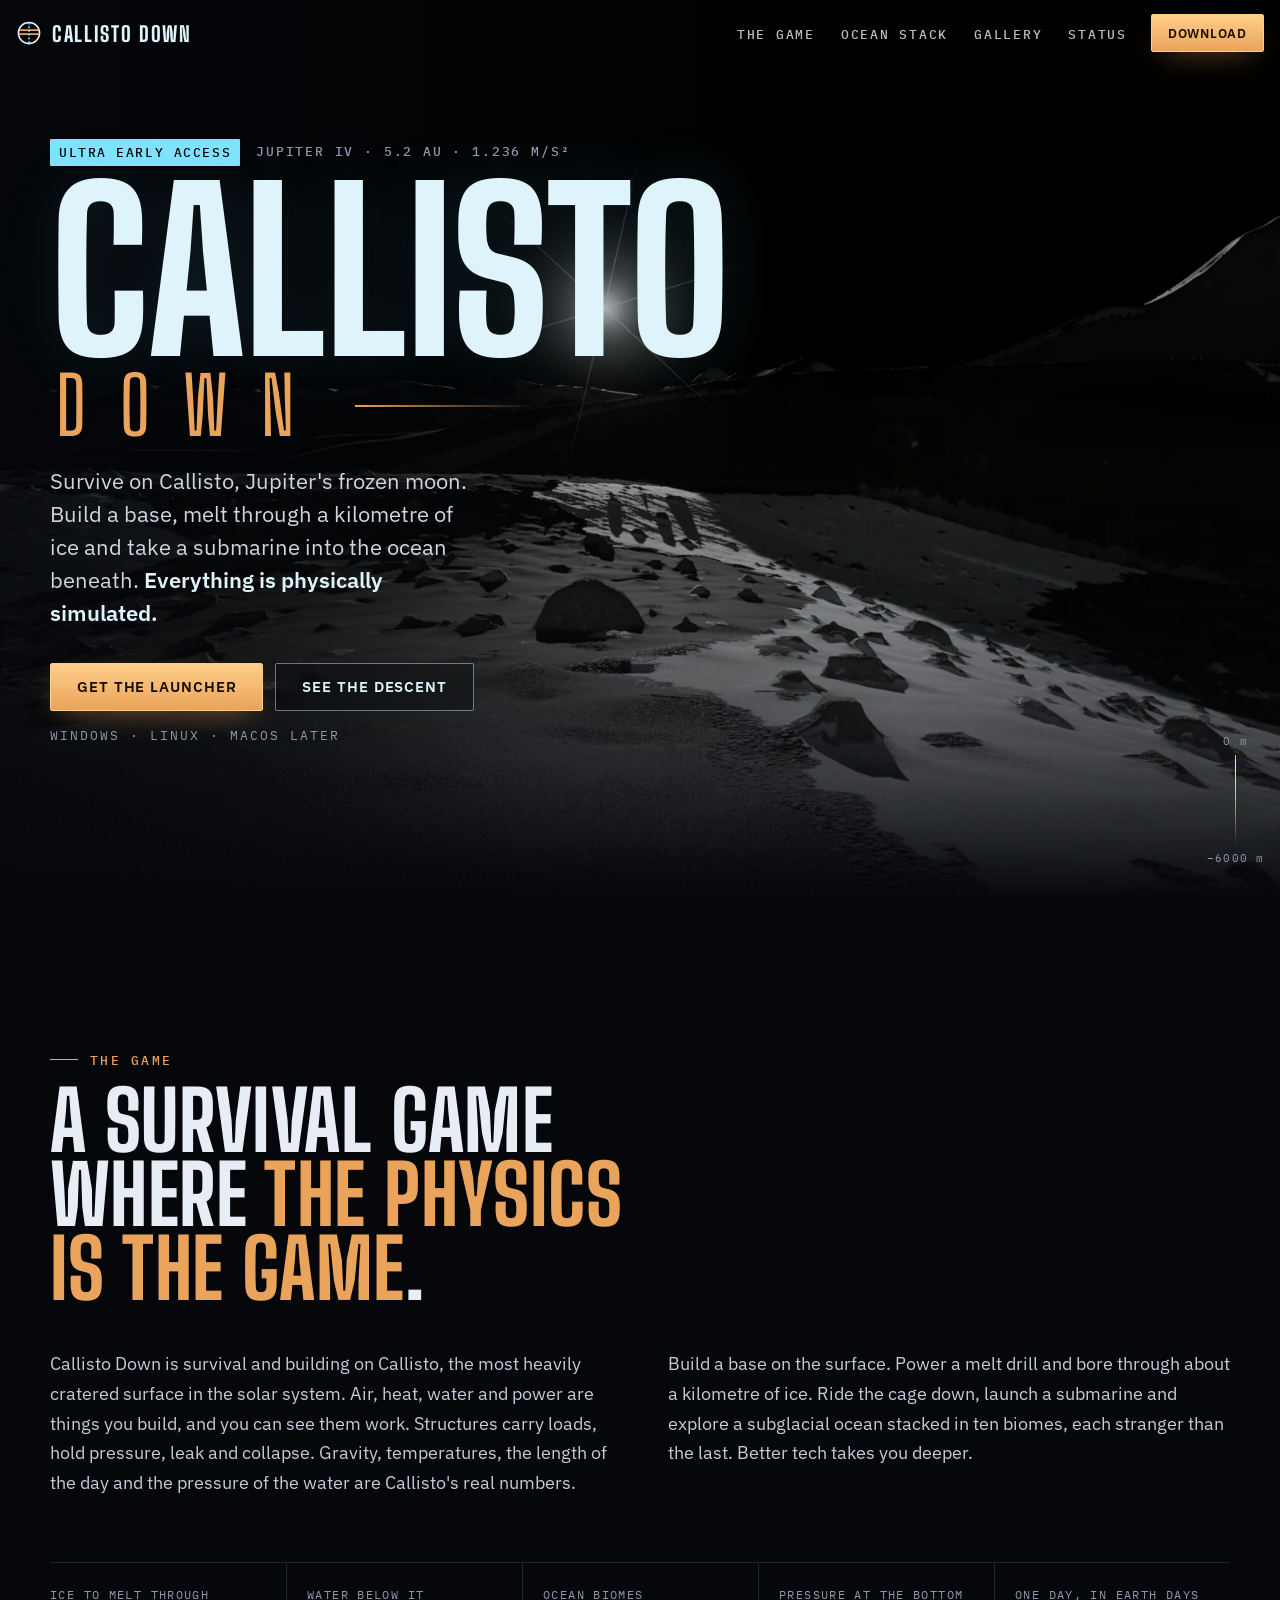
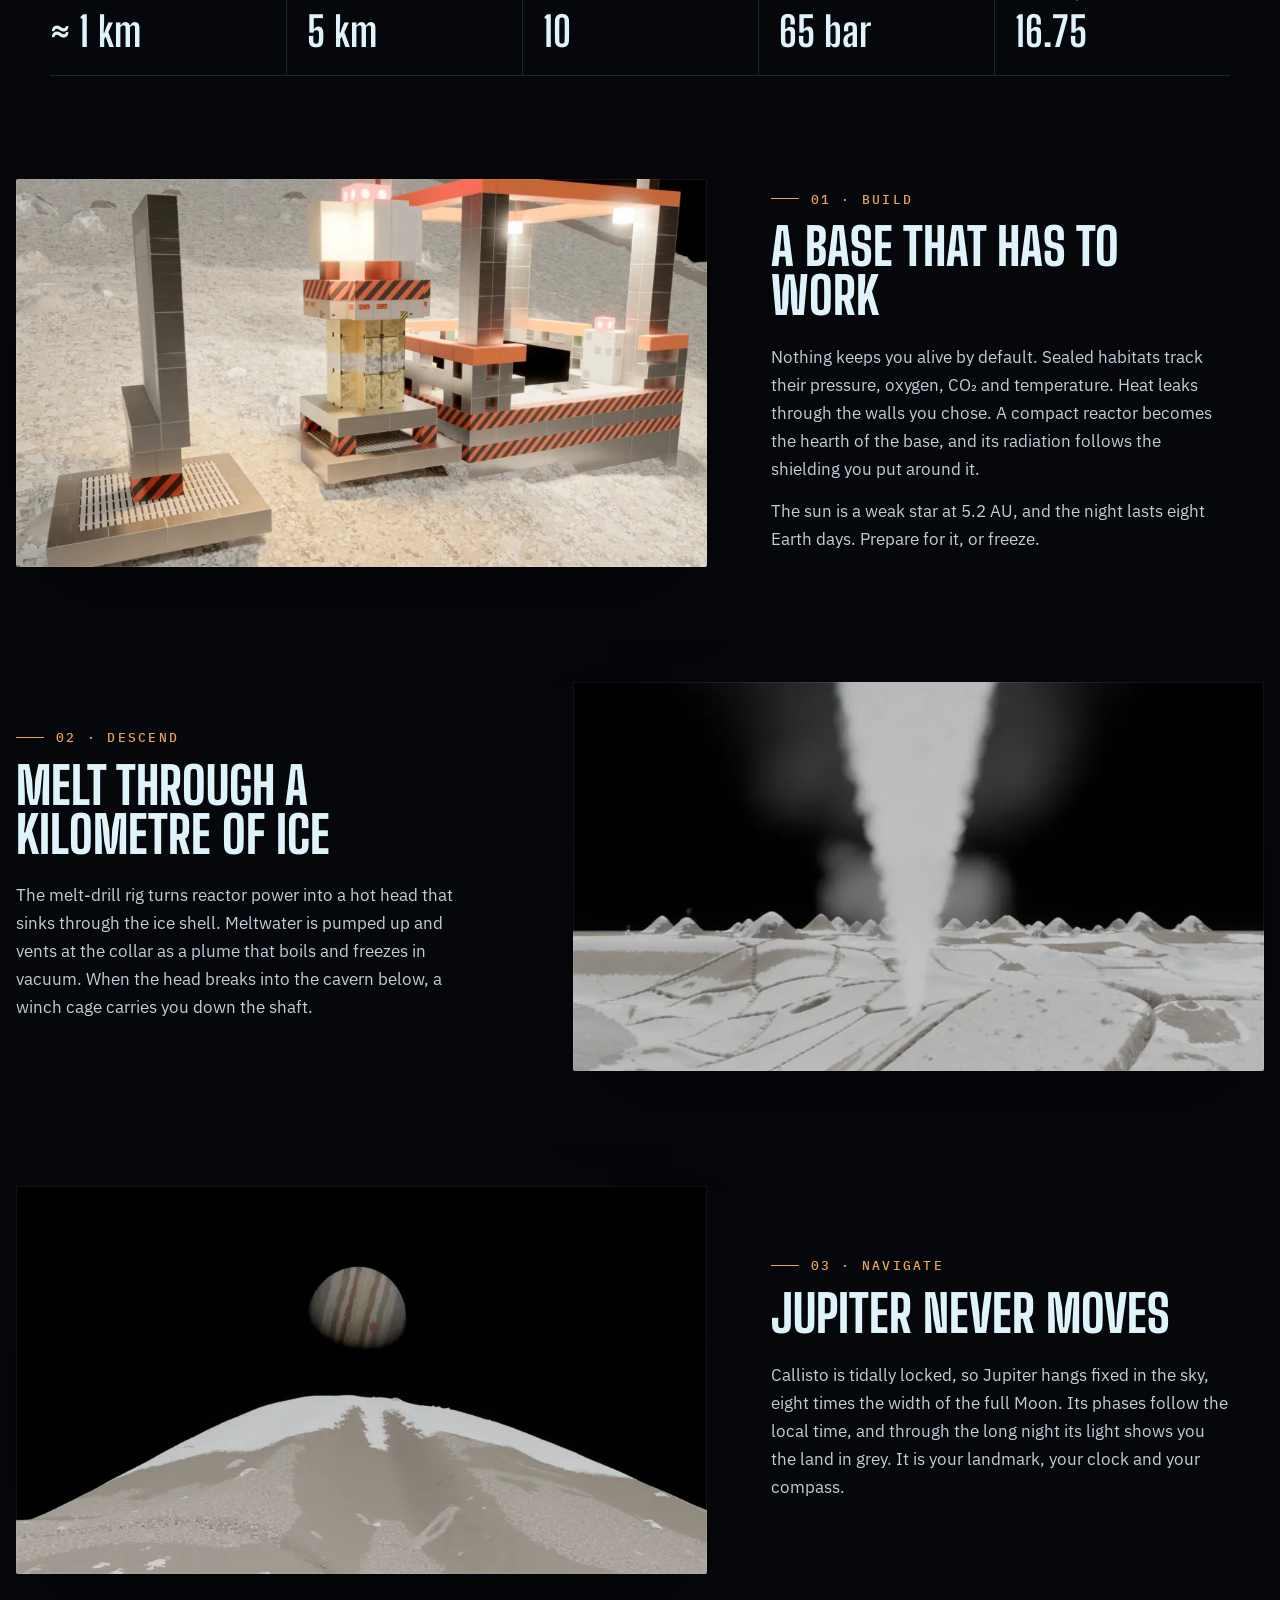
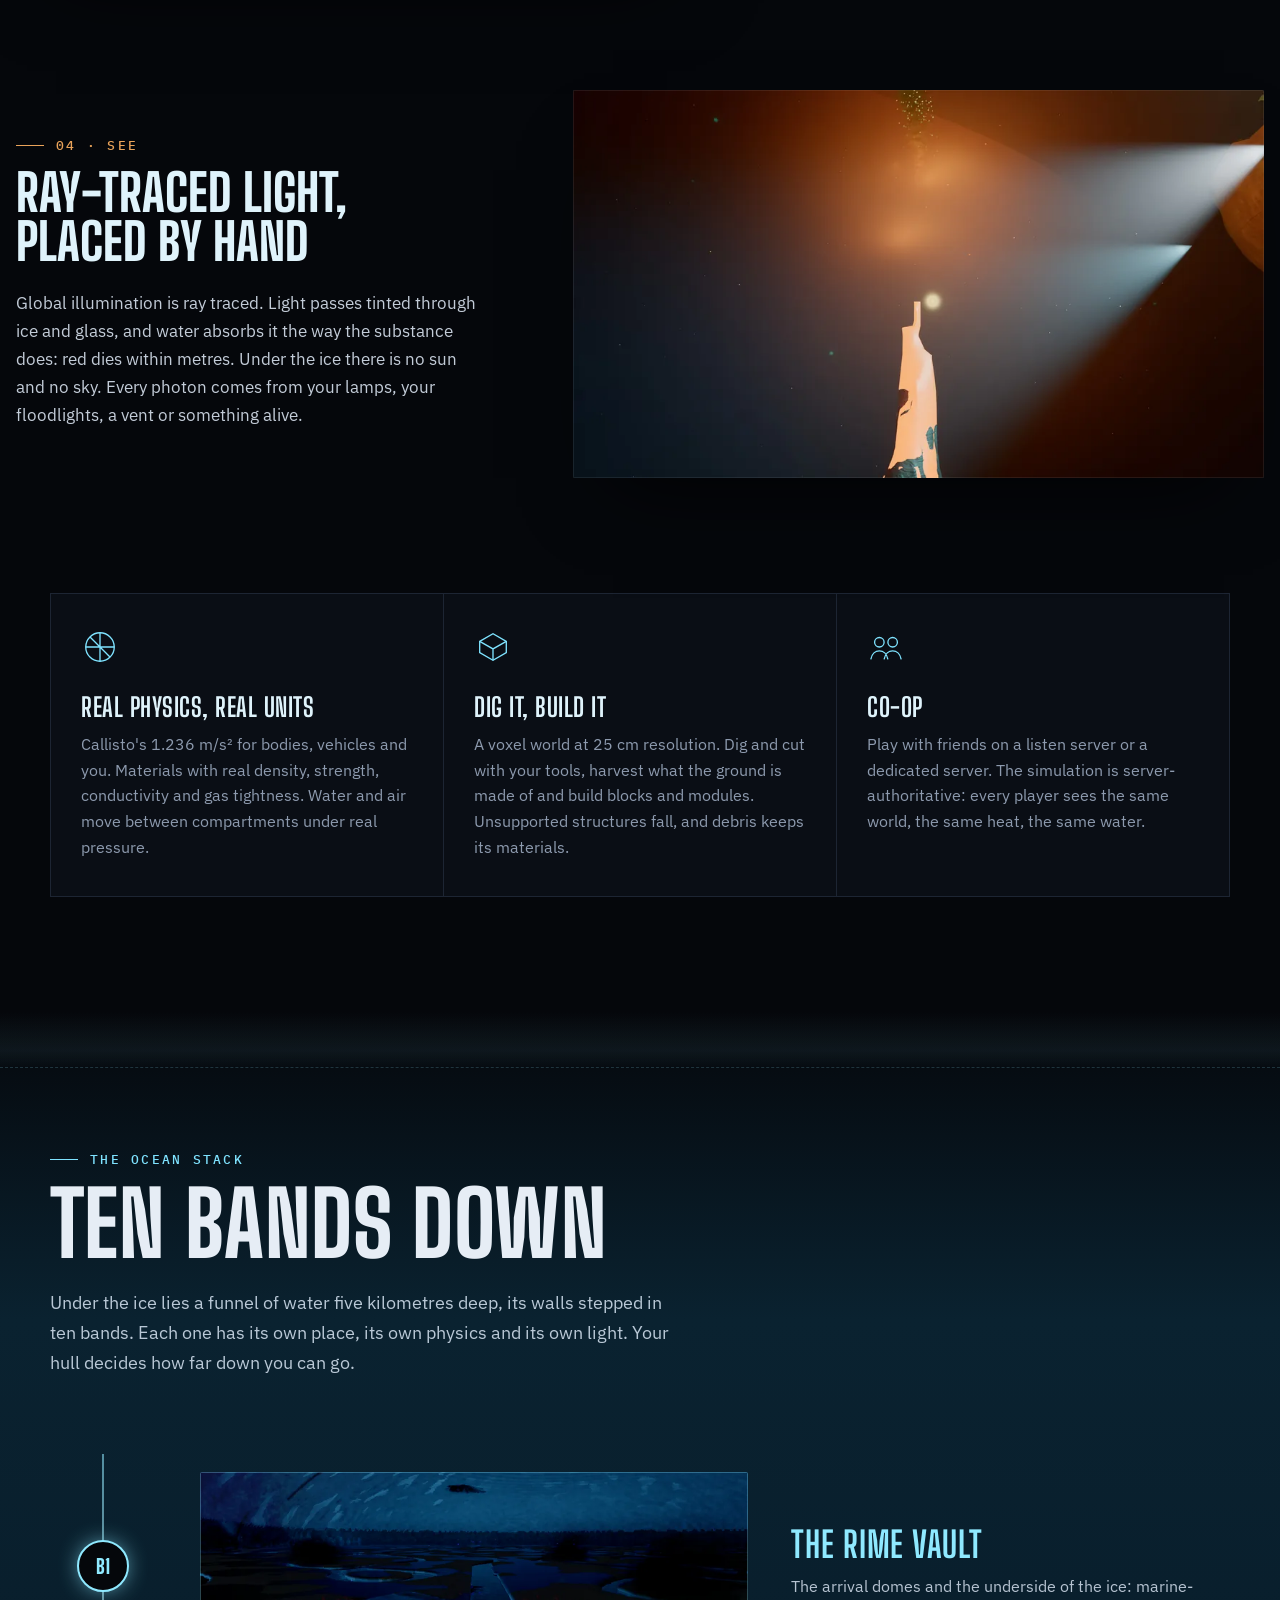
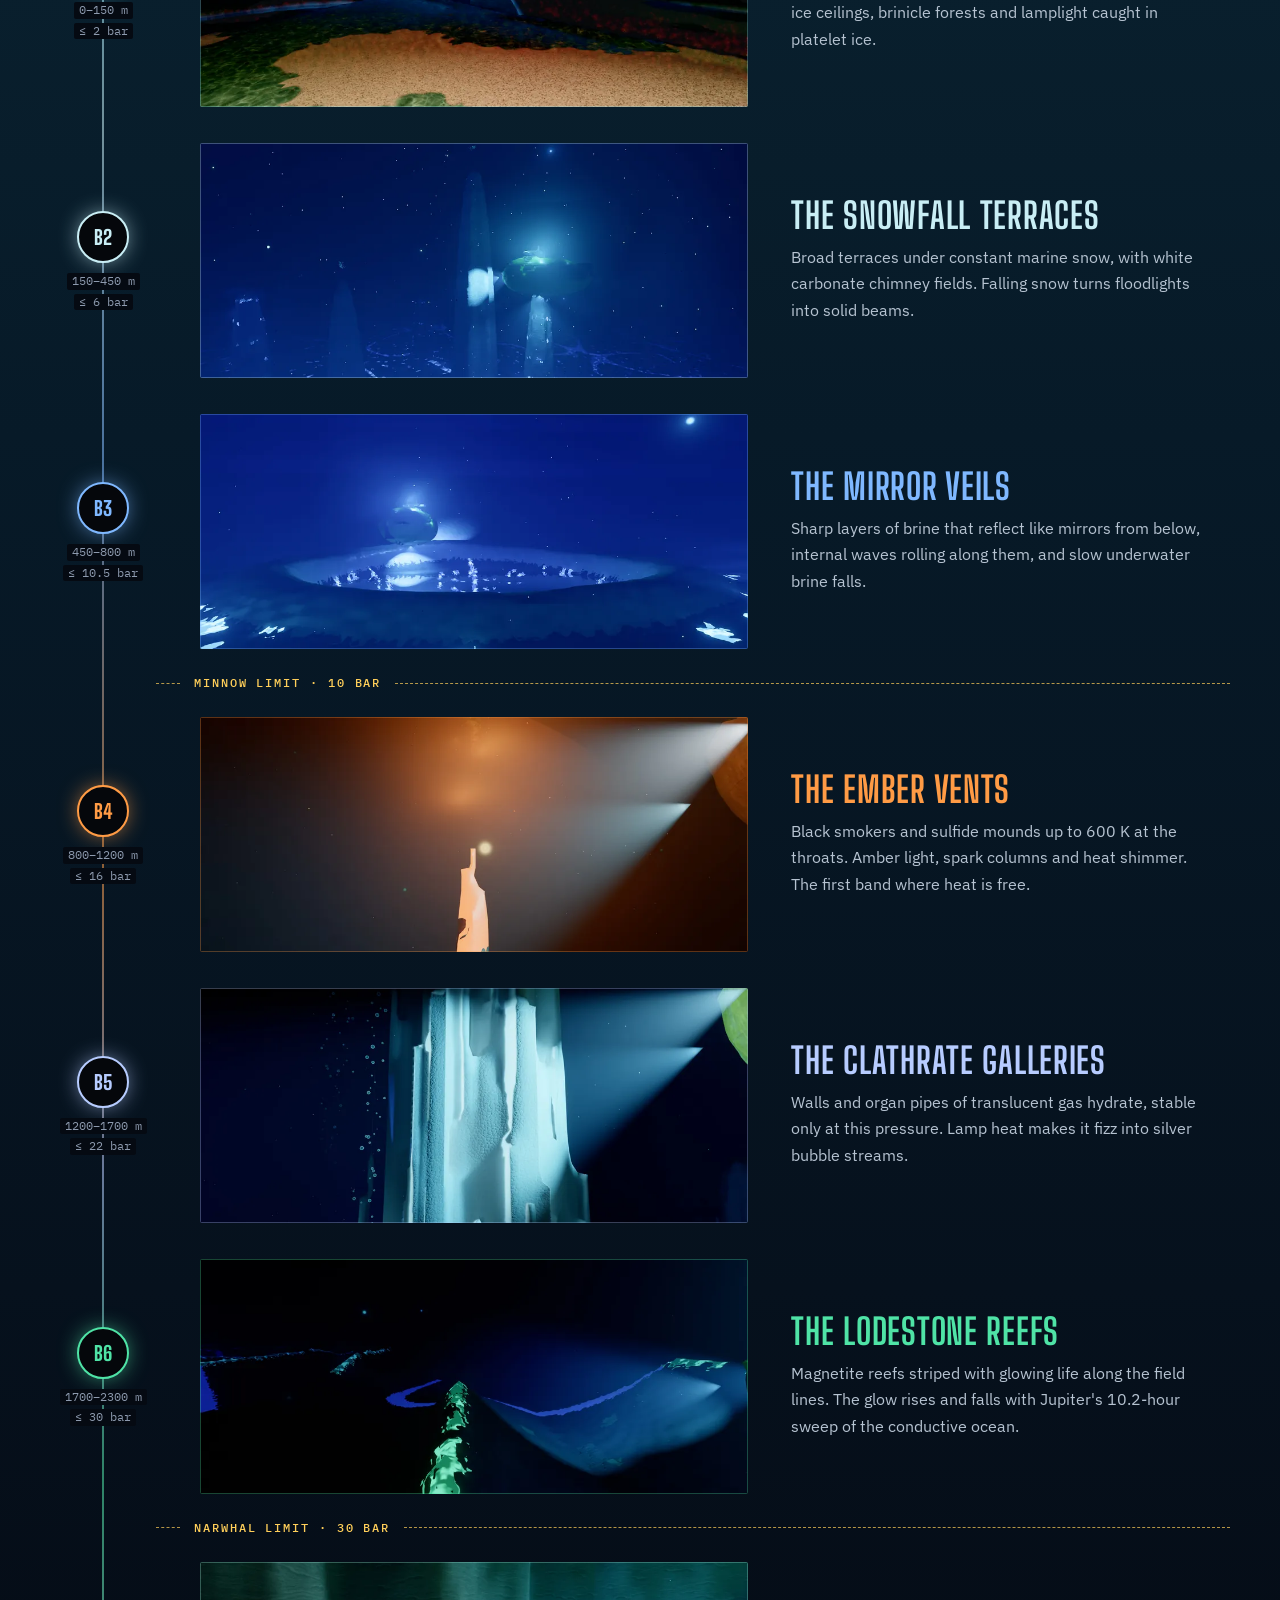
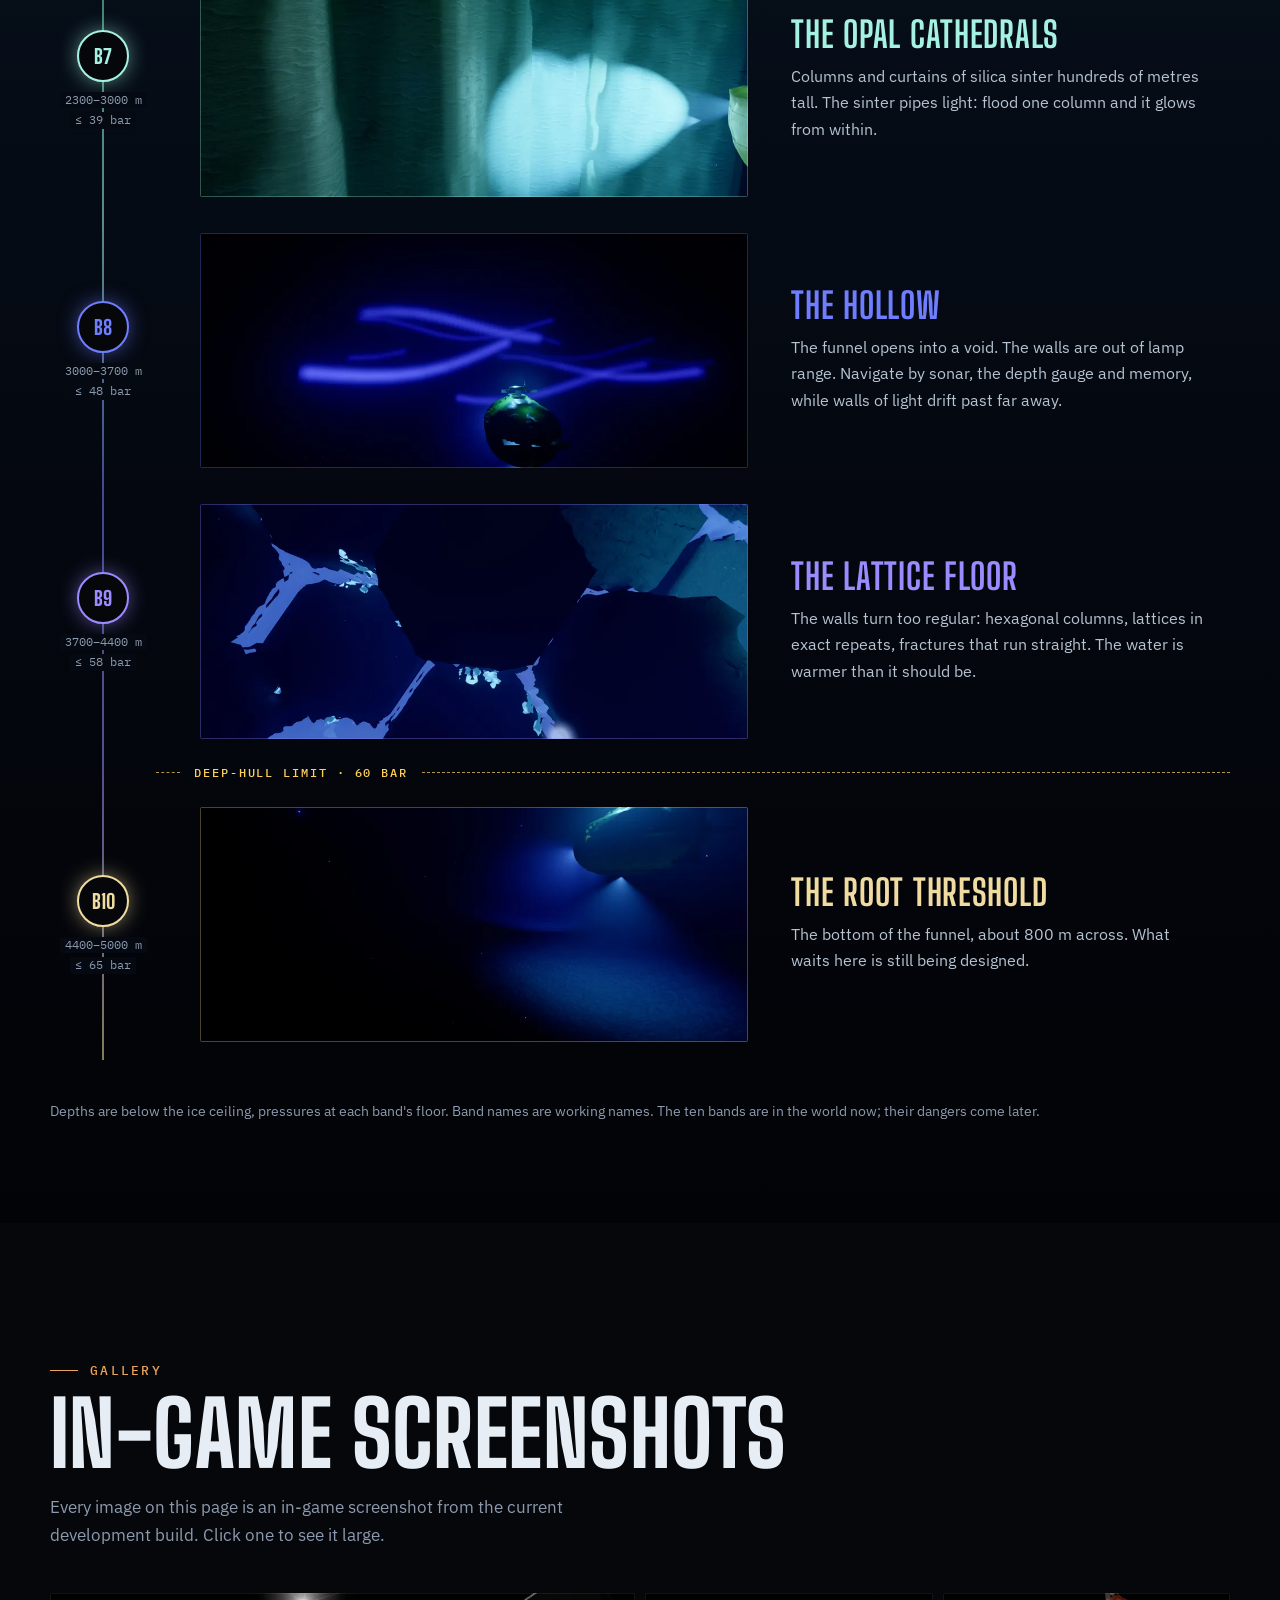
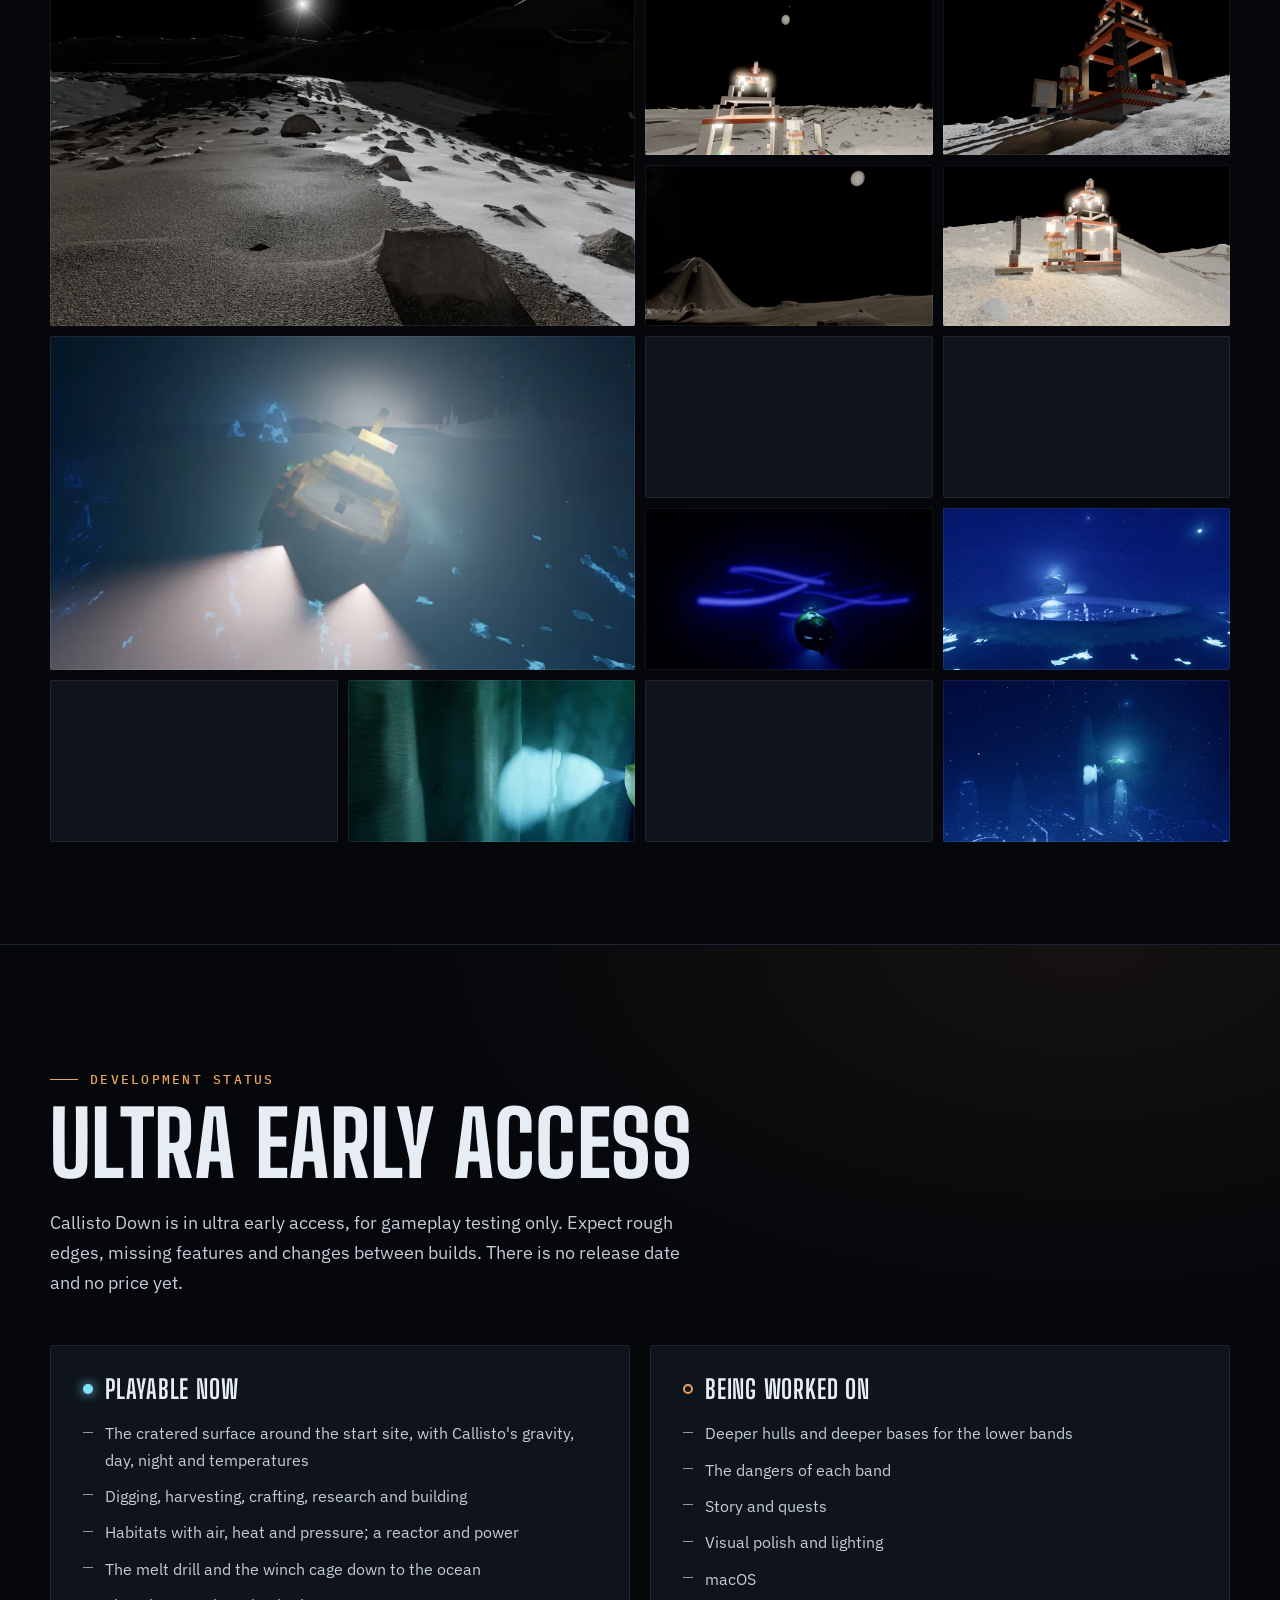
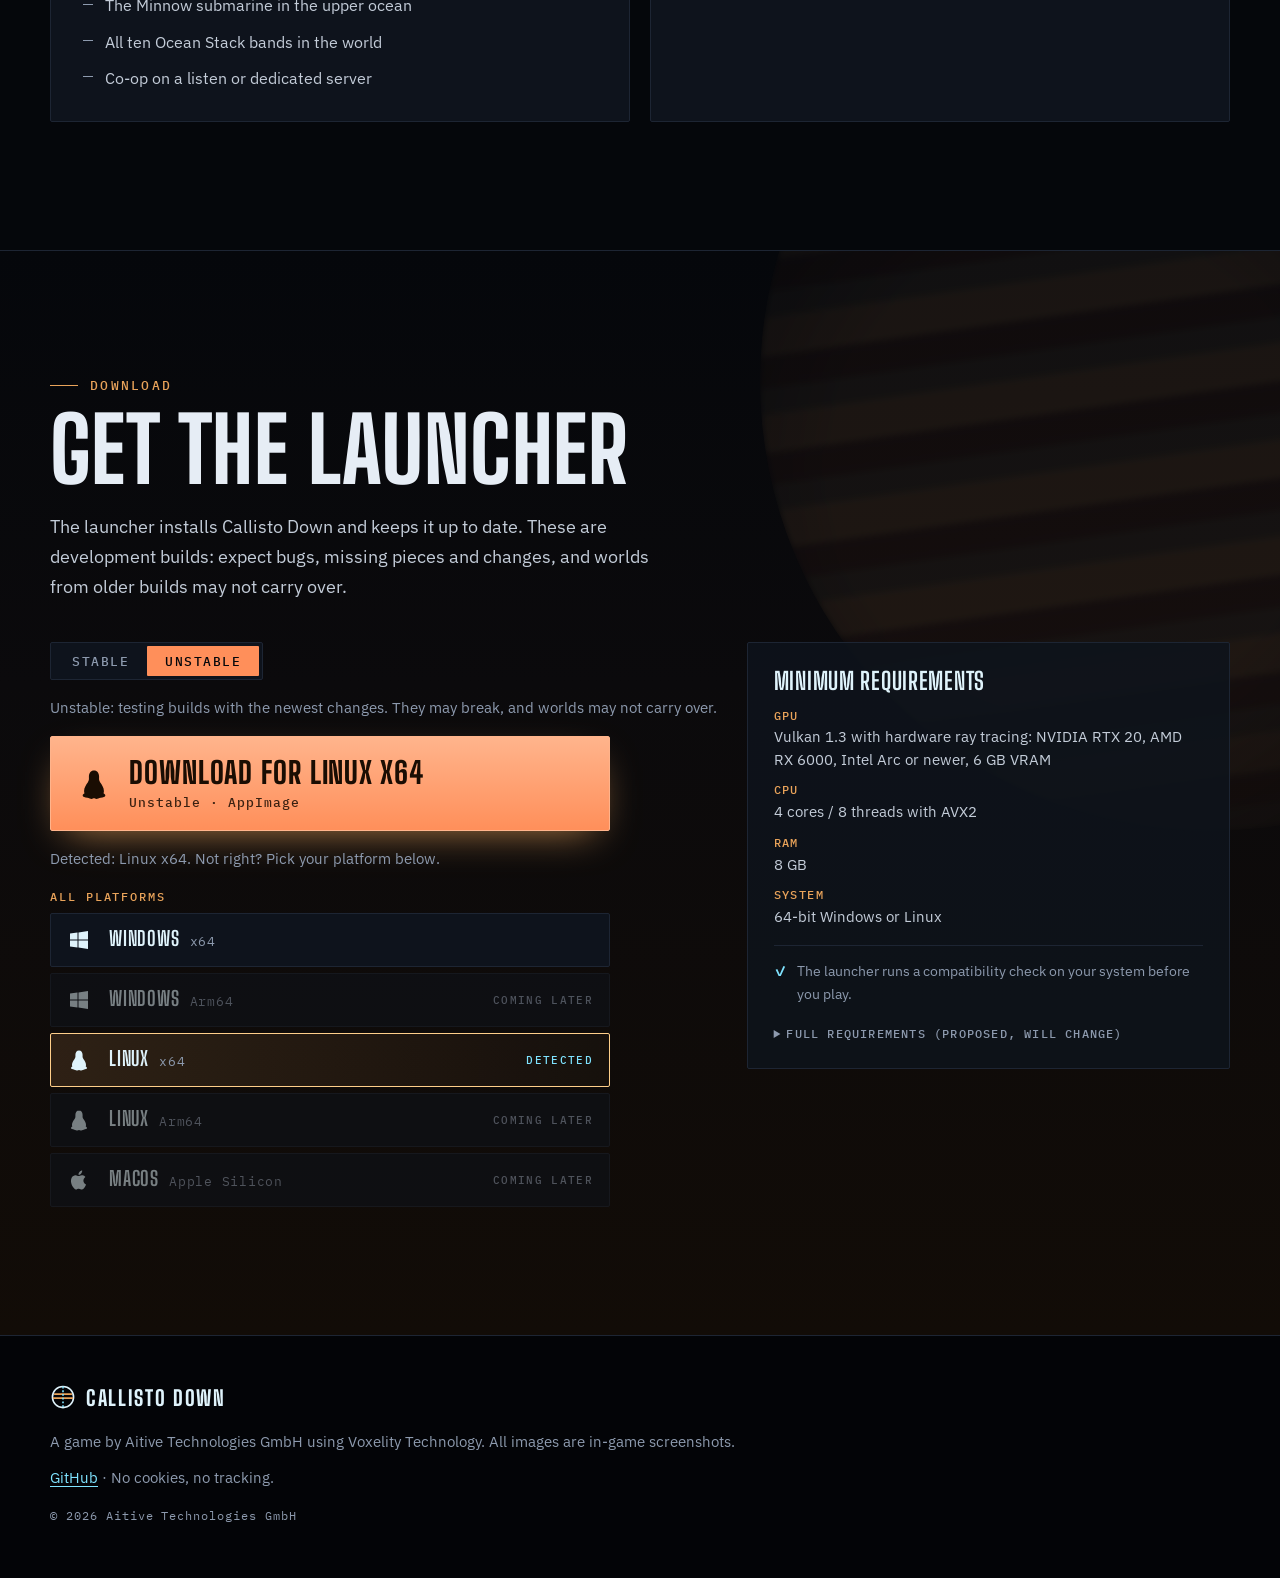
<file: index.html>
<!doctype html>
<html lang="en">
<head>
<meta charset="utf-8">
<meta name="viewport" content="width=device-width, initial-scale=1">
<title>Callisto Down · Survive, build and dive under the ice of Jupiter's moon</title>
<meta name="description" content="Callisto Down is a survival and building game on Jupiter's moon Callisto, with everything physically simulated. Build a base, melt through a kilometre of ice and take a submarine down through ten strange biomes. Ultra early access for gameplay testing, Windows and Linux.">
<meta name="theme-color" content="#05070b">
<meta name="color-scheme" content="dark">
<link rel="canonical" href="https://callistodown.com/">

<meta property="og:type" content="website">
<meta property="og:site_name" content="Callisto Down">
<meta property="og:title" content="Callisto Down">
<meta property="og:description" content="Survival and building on Jupiter's moon Callisto, everything physically simulated. Melt through a kilometre of ice, then dive through ten biomes of a hidden ocean.">
<meta property="og:url" content="https://callistodown.com/">
<meta property="og:image" content="https://callistodown.com/img/og-share.jpg">
<meta property="og:image:width" content="1200">
<meta property="og:image:height" content="630">
<meta property="og:image:alt" content="Jupiter, banded and huge, rising over a frost-capped hill on Callisto against a black sky. In-game screenshot.">
<meta name="twitter:card" content="summary_large_image">
<meta name="twitter:title" content="Callisto Down">
<meta name="twitter:description" content="Survival and building on Callisto, everything physically simulated. Melt through the ice, dive through ten biomes.">
<meta name="twitter:image" content="https://callistodown.com/img/og-share.jpg">
<meta name="twitter:image:alt" content="Jupiter rising over a frost-capped hill on Callisto. In-game screenshot.">

<link rel="icon" href="favicon.svg" type="image/svg+xml">
<link rel="icon" href="favicon-32.png" sizes="32x32" type="image/png">
<link rel="apple-touch-icon" href="apple-touch-icon.png">

<link rel="preconnect" href="https://fonts.googleapis.com">
<link rel="preconnect" href="https://fonts.gstatic.com" crossorigin>
<link rel="stylesheet" href="https://fonts.googleapis.com/css2?family=Big+Shoulders+Display:wght@500;700;800&family=IBM+Plex+Mono:wght@400;500&family=IBM+Plex+Sans:wght@400;500;600&display=swap">
<link rel="preload" as="image" href="img/surface-low-sun-1920.webp" imagesrcset="img/surface-low-sun-960.webp 960w, img/surface-low-sun-1920.webp 1920w, img/surface-low-sun-2560.webp 2560w" imagesizes="100vw" fetchpriority="high">
<link rel="stylesheet" href="style.css">
<script src="config.js" defer></script>
<script src="detect.js" defer></script>
<script src="main.js" defer></script>
</head>
<body>
<a class="skip" href="#main">Skip to content</a>

<header class="nav" id="top">
  <a class="nav-mark" href="#top" aria-label="Callisto Down, back to top">
    <svg viewBox="0 0 32 32" aria-hidden="true"><use href="#mark"/></svg>
    <span>Callisto Down</span>
  </a>
  <nav aria-label="Sections">
    <ul>
      <li><a href="#game">The game</a></li>
      <li><a href="#ocean">Ocean Stack</a></li>
      <li><a href="#gallery">Gallery</a></li>
      <li><a href="#status">Status</a></li>
    </ul>
  </nav>
  <a class="btn btn-small" href="#download">Download</a>
</header>

<main id="main">

<!-- HERO -->
<section class="hero" aria-labelledby="title">
  <picture class="hero-img">
    <img src="img/surface-low-sun-1920.webp"
         srcset="img/surface-low-sun-960.webp 960w, img/surface-low-sun-1920.webp 1920w, img/surface-low-sun-2560.webp 2560w"
         sizes="100vw" width="1920" height="1080" fetchpriority="high" decoding="async"
         alt="Low sun over the cratered plain of Callisto: a small, hard star in a black sky, long shadows across dark ground and bright frost.">
  </picture>
  <div class="hero-inner">
    <p class="eyebrow"><span class="tag-dev">Ultra early access</span> Jupiter IV · 5.2 AU · 1.236 m/s²</p>
    <h1 id="title" class="wordmark">
      <span class="wm-a">Callisto</span>
      <span class="wm-b">Down</span>
    </h1>
    <p class="hero-lede">Survive on Callisto, Jupiter's frozen moon. Build a base, melt through a kilometre of ice and take a submarine into the ocean beneath. <strong>Everything is physically simulated.</strong></p>
    <div class="hero-cta">
      <a class="btn" href="#download">Get the launcher</a>
      <a class="btn btn-ghost" href="#ocean">See the descent</a>
    </div>
    <p class="hero-platforms">Windows · Linux · macOS later</p>
  </div>
  <a class="hero-depth" href="#game" aria-label="Scroll to the game">
    <span>0 m</span><i aria-hidden="true"></i><span>−6000 m</span>
  </a>
</section>

<!-- PITCH -->
<section class="pitch" id="game" aria-labelledby="pitch-h">
  <div class="wrap">
    <p class="kicker">The game</p>
    <h2 id="pitch-h" class="pitch-h">A survival game where <em>the physics is the game</em>.</h2>
    <div class="pitch-body">
      <p>Callisto Down is survival and building on Callisto, the most heavily cratered surface in the solar system. Air, heat, water and power are things you build, and you can see them work. Structures carry loads, hold pressure, leak and collapse. Gravity, temperatures, the length of the day and the pressure of the water are Callisto's real numbers.</p>
      <p>Build a base on the surface. Power a melt drill and bore through about a kilometre of ice. Ride the cage down, launch a submarine and explore a subglacial ocean stacked in ten biomes, each stranger than the last. Better tech takes you deeper.</p>
    </div>
    <dl class="facts">
      <div><dt>Ice to melt through</dt><dd>≈ 1 km</dd></div>
      <div><dt>Water below it</dt><dd>5 km</dd></div>
      <div><dt>Ocean biomes</dt><dd>10</dd></div>
      <div><dt>Pressure at the bottom</dt><dd>65 bar</dd></div>
      <div><dt>One day, in Earth days</dt><dd>16.75</dd></div>
    </dl>
  </div>
</section>

<!-- FEATURES -->
<section class="features" aria-label="Features">
  <article class="feature">
    <figure class="feature-img">
      <img src="img/reactor-glow-960.webp" srcset="img/reactor-glow-960.webp 960w, img/reactor-glow-1920.webp 1920w"
           sizes="(min-width: 960px) 58vw, 100vw" width="1920" height="1080" loading="lazy" decoding="async"
           alt="A small fission reactor glowing beside the orange-and-white frame of the melt-drill rig, on pale frosted ground.">
    </figure>
    <div class="feature-text">
      <p class="kicker">01 · Build</p>
      <h3>A base that has to work</h3>
      <p>Nothing keeps you alive by default. Sealed habitats track their pressure, oxygen, CO₂ and temperature. Heat leaks through the walls you chose. A compact reactor becomes the hearth of the base, and its radiation follows the shielding you put around it.</p>
      <p>The sun is a weak star at 5.2 AU, and the night lasts eight Earth days. Prepare for it, or freeze.</p>
    </div>
  </article>

  <article class="feature feature-flip">
    <figure class="feature-img">
      <img src="img/plume-960.webp" srcset="img/plume-960.webp 960w, img/plume-1920.webp 1080w"
           sizes="(min-width: 960px) 58vw, 100vw" width="1080" height="608" loading="lazy" decoding="async"
           alt="A white vapour plume rising straight up from the melt drill's bore into the black sky over a cracked, frosted plain.">
    </figure>
    <div class="feature-text">
      <p class="kicker">02 · Descend</p>
      <h3>Melt through a kilometre of ice</h3>
      <p>The melt-drill rig turns reactor power into a hot head that sinks through the ice shell. Meltwater is pumped up and vents at the collar as a plume that boils and freezes in vacuum. When the head breaks into the cavern below, a winch cage carries you down the shaft.</p>
    </div>
  </article>

  <article class="feature">
    <figure class="feature-img">
      <img src="img/jupiter-rise-960.webp" srcset="img/jupiter-rise-960.webp 960w, img/jupiter-rise-1920.webp 1920w"
           sizes="(min-width: 960px) 58vw, 100vw" width="1920" height="1080" loading="lazy" decoding="async"
           alt="Jupiter, banded in cream and rust with its red spot, hanging above a frost-capped hill against a black sky.">
    </figure>
    <div class="feature-text">
      <p class="kicker">03 · Navigate</p>
      <h3>Jupiter never moves</h3>
      <p>Callisto is tidally locked, so Jupiter hangs fixed in the sky, eight times the width of the full Moon. Its phases follow the local time, and through the long night its light shows you the land in grey. It is your landmark, your clock and your compass.</p>
    </div>
  </article>

  <article class="feature feature-flip">
    <figure class="feature-img">
      <img src="img/b4-ember-960.webp" srcset="img/b4-ember-960.webp 960w, img/b4-ember-1920.webp 1920w"
           sizes="(min-width: 960px) 58vw, 100vw" width="1920" height="1080" loading="lazy" decoding="async"
           alt="Deep underwater: a submarine's twin floodlight beams cross a pale vent chimney, with an amber glow and rising sparks above it.">
    </figure>
    <div class="feature-text">
      <p class="kicker">04 · See</p>
      <h3>Ray-traced light, placed by hand</h3>
      <p>Global illumination is ray traced. Light passes tinted through ice and glass, and water absorbs it the way the substance does: red dies within metres. Under the ice there is no sun and no sky. Every photon comes from your lamps, your floodlights, a vent or something alive.</p>
    </div>
  </article>

  <div class="wrap">
    <ul class="pillars">
      <li>
        <svg viewBox="0 0 40 40" aria-hidden="true"><circle cx="20" cy="20" r="15"/><path d="M5 20h30M20 5v30M9.5 9.5l21 21"/></svg>
        <h3>Real physics, real units</h3>
        <p>Callisto's 1.236 m/s² for bodies, vehicles and you. Materials with real density, strength, conductivity and gas tightness. Water and air move between compartments under real pressure.</p>
      </li>
      <li>
        <svg viewBox="0 0 40 40" aria-hidden="true"><path d="M6 14l14-8 14 8v12l-14 8-14-8z"/><path d="M6 14l14 8 14-8M20 22v12"/></svg>
        <h3>Dig it, build it</h3>
        <p>A voxel world at 25 cm resolution. Dig and cut with your tools, harvest what the ground is made of and build blocks and modules. Unsupported structures fall, and debris keeps its materials.</p>
      </li>
      <li>
        <svg viewBox="0 0 40 40" aria-hidden="true"><circle cx="13" cy="15" r="5"/><circle cx="27" cy="15" r="5"/><path d="M4 33c1-6 5-9 9-9s8 3 9 9M18 33c1-6 5-9 9-9s8 3 9 9"/></svg>
        <h3>Co-op</h3>
        <p>Play with friends on a listen server or a dedicated server. The simulation is server-authoritative: every player sees the same world, the same heat, the same water.</p>
      </li>
    </ul>
  </div>
</section>

<!-- OCEAN STACK -->
<section class="ocean" id="ocean" aria-labelledby="ocean-h">
  <div class="wrap ocean-head">
    <p class="kicker">The Ocean Stack</p>
    <h2 id="ocean-h">Ten bands down</h2>
    <p class="ocean-lede">Under the ice lies a funnel of water five kilometres deep, its walls stepped in ten bands. Each one has its own place, its own physics and its own light. Your hull decides how far down you can go.</p>
  </div>

  <ol class="stack">
    <li class="band" style="--c:#8fe9ff">
      <div class="band-depth"><b>B1</b><span>0–150 m</span><span>≤ 2 bar</span></div>
      <figure class="band-img"><img src="img/dome-ledge-960.webp" width="960" height="540" loading="lazy" decoding="async" alt="An arrival dome under the ice: a ribbed ice roof over a dark water plain, the shore ledge lit by a lamp."></figure>
      <div class="band-text">
        <h3>The Rime Vault</h3>
        <p>The arrival domes and the underside of the ice: marine-ice ceilings, brinicle forests and lamplight caught in platelet ice.</p>
      </div>
    </li>
    <li class="band" style="--c:#c9eef5">
      <div class="band-depth"><b>B2</b><span>150–450 m</span><span>≤ 6 bar</span></div>
      <figure class="band-img"><img src="img/b2-snowfall-960.webp" width="960" height="540" loading="lazy" decoding="async" alt="Blue water full of falling particles, white carbonate chimneys standing on a terrace, a submarine lit among them."></figure>
      <div class="band-text">
        <h3>The Snowfall Terraces</h3>
        <p>Broad terraces under constant marine snow, with white carbonate chimney fields. Falling snow turns floodlights into solid beams.</p>
      </div>
    </li>
    <li class="band" style="--c:#7fb8ff">
      <div class="band-depth"><b>B3</b><span>450–800 m</span><span>≤ 10.5 bar</span></div>
      <figure class="band-img"><img src="img/b3-mirror-960.webp" width="960" height="540" loading="lazy" decoding="async" alt="A submarine hovering over a round brine pool whose surface mirrors its lights."></figure>
      <div class="band-text">
        <h3>The Mirror Veils</h3>
        <p>Sharp layers of brine that reflect like mirrors from below, internal waves rolling along them, and slow underwater brine falls.</p>
      </div>
    </li>
    <li class="gate" style="--c:#ffcf5a"><span>Minnow limit · 10 bar</span></li>
    <li class="band" style="--c:#ff9b45">
      <div class="band-depth"><b>B4</b><span>800–1200 m</span><span>≤ 16 bar</span></div>
      <figure class="band-img"><img src="img/b4-ember-960.webp" width="960" height="540" loading="lazy" decoding="async" alt="Floodlight beams crossing a vent chimney under an amber glow and rising sparks."></figure>
      <div class="band-text">
        <h3>The Ember Vents</h3>
        <p>Black smokers and sulfide mounds up to 600 K at the throats. Amber light, spark columns and heat shimmer. The first band where heat is free.</p>
      </div>
    </li>
    <li class="band" style="--c:#b7ccff">
      <div class="band-depth"><b>B5</b><span>1200–1700 m</span><span>≤ 22 bar</span></div>
      <figure class="band-img"><img src="img/b5-clathrate-960.webp" width="960" height="540" loading="lazy" decoding="async" alt="A pale translucent wall of gas hydrate lit by floodlights, with bubble streams rising beside it."></figure>
      <div class="band-text">
        <h3>The Clathrate Galleries</h3>
        <p>Walls and organ pipes of translucent gas hydrate, stable only at this pressure. Lamp heat makes it fizz into silver bubble streams.</p>
      </div>
    </li>
    <li class="band" style="--c:#4fe3a6">
      <div class="band-depth"><b>B6</b><span>1700–2300 m</span><span>≤ 30 bar</span></div>
      <figure class="band-img"><img src="img/b6-lodestone-960.webp" width="960" height="540" loading="lazy" decoding="async" alt="Dark magnetite reef ridges lined with glowing green and blue stripes."></figure>
      <div class="band-text">
        <h3>The Lodestone Reefs</h3>
        <p>Magnetite reefs striped with glowing life along the field lines. The glow rises and falls with Jupiter's 10.2-hour sweep of the conductive ocean.</p>
      </div>
    </li>
    <li class="gate" style="--c:#ffcf5a"><span>Narwhal limit · 30 bar</span></li>
    <li class="band" style="--c:#a5f2e2">
      <div class="band-depth"><b>B7</b><span>2300–3000 m</span><span>≤ 39 bar</span></div>
      <figure class="band-img"><img src="img/b7-opal-960.webp" width="960" height="540" loading="lazy" decoding="async" alt="Tall translucent sinter columns glowing from inside where a floodlight hits them."></figure>
      <div class="band-text">
        <h3>The Opal Cathedrals</h3>
        <p>Columns and curtains of silica sinter hundreds of metres tall. The sinter pipes light: flood one column and it glows from within.</p>
      </div>
    </li>
    <li class="band" style="--c:#6f7dff">
      <div class="band-depth"><b>B8</b><span>3000–3700 m</span><span>≤ 48 bar</span></div>
      <figure class="band-img"><img src="img/b8-hollow-960.webp" width="960" height="540" loading="lazy" decoding="async" alt="A submarine alone in black water, long ribbons of blue light drifting far behind it."></figure>
      <div class="band-text">
        <h3>The Hollow</h3>
        <p>The funnel opens into a void. The walls are out of lamp range. Navigate by sonar, the depth gauge and memory, while walls of light drift past far away.</p>
      </div>
    </li>
    <li class="band" style="--c:#9a8cff">
      <div class="band-depth"><b>B9</b><span>3700–4400 m</span><span>≤ 58 bar</span></div>
      <figure class="band-img"><img src="img/b9-lattice-960.webp" width="960" height="540" loading="lazy" decoding="async" alt="A floor of hexagonal columns seen from above, their joints glowing blue."></figure>
      <div class="band-text">
        <h3>The Lattice Floor</h3>
        <p>The walls turn too regular: hexagonal columns, lattices in exact repeats, fractures that run straight. The water is warmer than it should be.</p>
      </div>
    </li>
    <li class="gate" style="--c:#ffcf5a"><span>Deep-hull limit · 60 bar</span></li>
    <li class="band band-last" style="--c:#f0dca0">
      <div class="band-depth"><b>B10</b><span>4400–5000 m</span><span>≤ 65 bar</span></div>
      <figure class="band-img"><img src="img/b10-root-960.webp" width="960" height="540" loading="lazy" decoding="async" alt="A submarine's lights falling on the dark floor at the bottom of the funnel."></figure>
      <div class="band-text">
        <h3>The Root Threshold</h3>
        <p>The bottom of the funnel, about 800 m across. What waits here is still being designed.</p>
      </div>
    </li>
  </ol>
  <p class="wrap ocean-note">Depths are below the ice ceiling, pressures at each band's floor. Band names are working names. The ten bands are in the world now; their dangers come later.</p>
</section>

<!-- GALLERY -->
<section class="gallery" id="gallery" aria-labelledby="gallery-h">
  <div class="wrap">
    <p class="kicker">Gallery</p>
    <h2 id="gallery-h">In-game screenshots</h2>
    <p class="gallery-note">Every image on this page is an in-game screenshot from the current development build. Click one to see it large.</p>
    <ul class="grid" id="grid">
      <li class="g-wide"><a href="img/surface-into-sun-1920.webp" data-caption="Into the sun: a frosted crater floor at low sun."><img src="img/surface-into-sun-960.webp" width="960" height="540" loading="lazy" decoding="async" alt="Looking into a low sun across a crater floor scattered with rocks and frost."></a></li>
      <li><a href="img/rig-jupiter-1920.webp" data-caption="The melt-drill rig at dusk, work lamps lit, Jupiter above."><img src="img/rig-jupiter-960.webp" width="960" height="540" loading="lazy" decoding="async" alt="The melt-drill rig at dusk with its work lamps lit and a small Jupiter high in the black sky."></a></li>
      <li><a href="img/rig-low-sun-1920.webp" data-caption="The rig and its pad at low sun."><img src="img/rig-low-sun-960.webp" width="960" height="540" loading="lazy" decoding="async" alt="The orange-and-black melt-drill rig on its pad, long shadows on glazed ground."></a></li>
      <li><a href="img/jupiter-night-1920.webp" data-caption="Night on the flank of a knob, Jupiter fixed in the sky."><img src="img/jupiter-night-960.webp" width="960" height="540" loading="lazy" decoding="async" alt="A dim hill at night under a black sky with Jupiter small and bright above it."></a></li>
      <li><a href="img/rig-slope-1920.webp" data-caption="The rig, reactor and radiator on the slope."><img src="img/rig-slope-960.webp" width="960" height="540" loading="lazy" decoding="async" alt="The whole drill site on a frosted slope: rig, reactor and radiator, lamps glowing."></a></li>
      <li class="g-wide"><a href="img/minnow-gardens-1920.webp" data-caption="The Minnow among glowing ice crystals."><img src="img/minnow-gardens-960.webp" width="960" height="540" loading="lazy" decoding="async" alt="The small orange Minnow submarine head-on, its floodlights on, among glowing blue ice crystals."></a></li>
      <li><a href="img/narwhal-reefs-1920.webp" data-caption="The Narwhal over the Lodestone Reefs (B6)."><img src="img/narwhal-reefs-960.webp" width="960" height="540" loading="lazy" decoding="async" alt="The Narwhal submarine gliding over a reef lined with glowing blue and green stripes."></a></li>
      <li><a href="img/dome-ledge-1920.webp" data-caption="An arrival dome under the ice, seen from the cage."><img src="img/dome-ledge-960.webp" width="960" height="540" loading="lazy" decoding="async" alt="A ribbed ice roof over a dark water plain, with a lamp-lit shore ledge."></a></li>
      <li><a href="img/b8-hollow-1920.webp" data-caption="The Hollow (B8): the walls are out of lamp range."><img src="img/b8-hollow-960.webp" width="960" height="540" loading="lazy" decoding="async" alt="A submarine alone in black water with ribbons of blue light behind it."></a></li>
      <li><a href="img/b3-mirror-1920.webp" data-caption="The Mirror Veils (B3): a brine pool."><img src="img/b3-mirror-960.webp" width="960" height="540" loading="lazy" decoding="async" alt="A submarine above a round brine pool that mirrors its lights."></a></li>
      <li><a href="img/b5-clathrate-1920.webp" data-caption="The Clathrate Galleries (B5): translucent hydrate."><img src="img/b5-clathrate-960.webp" width="960" height="540" loading="lazy" decoding="async" alt="A translucent wall of gas hydrate lit by floodlights."></a></li>
      <li><a href="img/b7-opal-1920.webp" data-caption="The Opal Cathedrals (B7): sinter that pipes light."><img src="img/b7-opal-960.webp" width="960" height="540" loading="lazy" decoding="async" alt="Sinter columns glowing from inside where the floodlight hits them."></a></li>
      <li><a href="img/b9-lattice-1920.webp" data-caption="The Lattice Floor (B9): hexagonal columns with glowing joints."><img src="img/b9-lattice-960.webp" width="960" height="540" loading="lazy" decoding="async" alt="A floor of hexagonal columns seen from above, their joints glowing blue."></a></li>
      <li><a href="img/b2-snowfall-1920.webp" data-caption="The Snowfall Terraces (B2): carbonate chimneys in marine snow."><img src="img/b2-snowfall-960.webp" width="960" height="540" loading="lazy" decoding="async" alt="White chimneys on a terrace in blue water full of falling particles, a submarine among them."></a></li>
    </ul>
  </div>
</section>

<!-- STATUS -->
<section class="status" id="status" aria-labelledby="status-h">
  <div class="wrap">
    <p class="kicker">Development status</p>
    <h2 id="status-h">Ultra early access</h2>
    <p class="status-lede">Callisto Down is in ultra early access, for gameplay testing only. Expect rough edges, missing features and changes between builds. There is no release date and no price yet.</p>
    <div class="status-cols">
      <div class="status-card">
        <h3><span class="dot dot-on" aria-hidden="true"></span>Playable now</h3>
        <ul>
          <li>The cratered surface around the start site, with Callisto's gravity, day, night and temperatures</li>
          <li>Digging, harvesting, crafting, research and building</li>
          <li>Habitats with air, heat and pressure; a reactor and power</li>
          <li>The melt drill and the winch cage down to the ocean</li>
          <li>The Minnow submarine in the upper ocean</li>
          <li>All ten Ocean Stack bands in the world</li>
          <li>Co-op on a listen or dedicated server</li>
        </ul>
      </div>
      <div class="status-card">
        <h3><span class="dot" aria-hidden="true"></span>Being worked on</h3>
        <ul>
          <li>Deeper hulls and deeper bases for the lower bands</li>
          <li>The dangers of each band</li>
          <li>Story and quests</li>
          <li>Visual polish and lighting</li>
          <li>macOS</li>
        </ul>
      </div>
    </div>
  </div>
</section>

<!-- DOWNLOAD -->
<section class="download" id="download" aria-labelledby="download-h">
  <div class="wrap download-inner">
    <div>
      <p class="kicker">Download</p>
      <h2 id="download-h">Get the launcher</h2>
      <p>The launcher installs Callisto Down and keeps it up to date. These are development builds: expect bugs, missing pieces and changes, and worlds from older builds may not carry over.</p>
    </div>
    <p class="dl-soon" id="dl-soon" hidden><span class="dot" aria-hidden="true"></span>First public test build coming soon</p>
    <noscript><p class="dl-soon dl-note"><span class="dot" aria-hidden="true"></span>Downloads need JavaScript. The first public test build may not be out yet.</p></noscript>
    <div class="dl-grid">
      <div class="dl-pick">
        <div class="dl-channel" role="radiogroup" aria-label="Build channel">
          <label><input type="radio" name="dl-channel" value="stable" checked><span>Stable</span></label>
          <label><input type="radio" name="dl-channel" value="unstable"><span>Unstable</span></label>
        </div>
        <p class="dl-channel-note" id="dl-channel-note" aria-live="polite">Stable: the builds we have tested.</p>
        <a class="dl-primary" id="dl-primary" href="#download">
          <span class="dl-primary-icon" id="dl-primary-icon" aria-hidden="true"></span>
          <span><b id="dl-primary-label">Download the launcher</b><small id="dl-primary-sub">Pick your platform below</small></span>
        </a>
        <p class="dl-detected" id="dl-detected"></p>
        <fieldset class="dl-platforms" id="dl-platforms">
          <legend>All platforms</legend>
        </fieldset>
      </div>
      <aside class="dl-req" aria-labelledby="dl-req-h">
        <h3 id="dl-req-h">Minimum requirements</h3>
        <dl>
          <div><dt>GPU</dt><dd>Vulkan 1.3 with hardware ray tracing: NVIDIA RTX 20, AMD RX 6000, Intel Arc or newer, 6 GB VRAM</dd></div>
          <div><dt>CPU</dt><dd>4 cores / 8 threads with AVX2</dd></div>
          <div><dt>RAM</dt><dd>8 GB</dd></div>
          <div><dt>System</dt><dd>64-bit Windows or Linux</dd></div>
        </dl>
        <p class="dl-check">The launcher runs a compatibility check on your system before you play.</p>
        <details class="specs">
          <summary>Full requirements (proposed, will change)</summary>
          <table>
            <thead><tr><th scope="col"></th><th scope="col">Minimum · 1080p low</th><th scope="col">Recommended · 1080p high</th></tr></thead>
            <tbody>
              <tr><th scope="row">GPU</th><td>RTX 2060 6 GB, RX 6600 8 GB or Arc A580</td><td>RTX 3070, RTX 4060 Ti, RX 7700 XT or Arc B580</td></tr>
              <tr><th scope="row">CPU</th><td>4 cores / 8 threads, AVX2</td><td>6 cores / 12 threads</td></tr>
              <tr><th scope="row">RAM</th><td>8 GB</td><td>16 GB</td></tr>
              <tr><th scope="row">System</th><td colspan="2">64-bit Windows or Linux, a Vulkan 1.3 driver with hardware ray tracing (ray queries) and mesh shaders</td></tr>
            </tbody>
          </table>
        </details>
      </aside>
    </div>
  </div>
</section>

</main>

<footer class="foot">
  <div class="wrap foot-inner">
    <a class="nav-mark" href="#top">
      <svg viewBox="0 0 32 32" aria-hidden="true"><use href="#mark"/></svg>
      <span>Callisto Down</span>
    </a>
    <p>A game by Aitive Technologies GmbH using Voxelity Technology. All images are in-game screenshots.</p>
    <p><a href="https://github.com/aitivetech/callistodown-web">GitHub</a> · No cookies, no tracking.</p>
    <p class="foot-copy">© <span id="year">2026</span> Aitive Technologies GmbH</p>
  </div>
</footer>

<!-- Lightbox -->
<dialog class="lightbox" id="lightbox" aria-label="Screenshot viewer">
  <figure>
    <img id="lb-img" alt="">
    <figcaption id="lb-cap"></figcaption>
  </figure>
  <button class="lb-btn lb-close" type="button" aria-label="Close">×</button>
  <button class="lb-btn lb-prev" type="button" aria-label="Previous screenshot">‹</button>
  <button class="lb-btn lb-next" type="button" aria-label="Next screenshot">›</button>
</dialog>

<svg width="0" height="0" style="position:absolute" aria-hidden="true">
  <symbol id="mark" viewBox="0 0 32 32">
    <circle cx="16" cy="16" r="13" fill="none" stroke="currentColor" stroke-width="2"/>
    <path d="M5 12.5h22M3.6 17.5h24.8" stroke="#e9a35a" stroke-width="2.2" fill="none"/>
    <path d="M16 3v26" stroke="#7fe3ff" stroke-width="2" fill="none" stroke-dasharray="2.4 2.2"/>
  </symbol>
</svg>
</body>
</html>
</file>
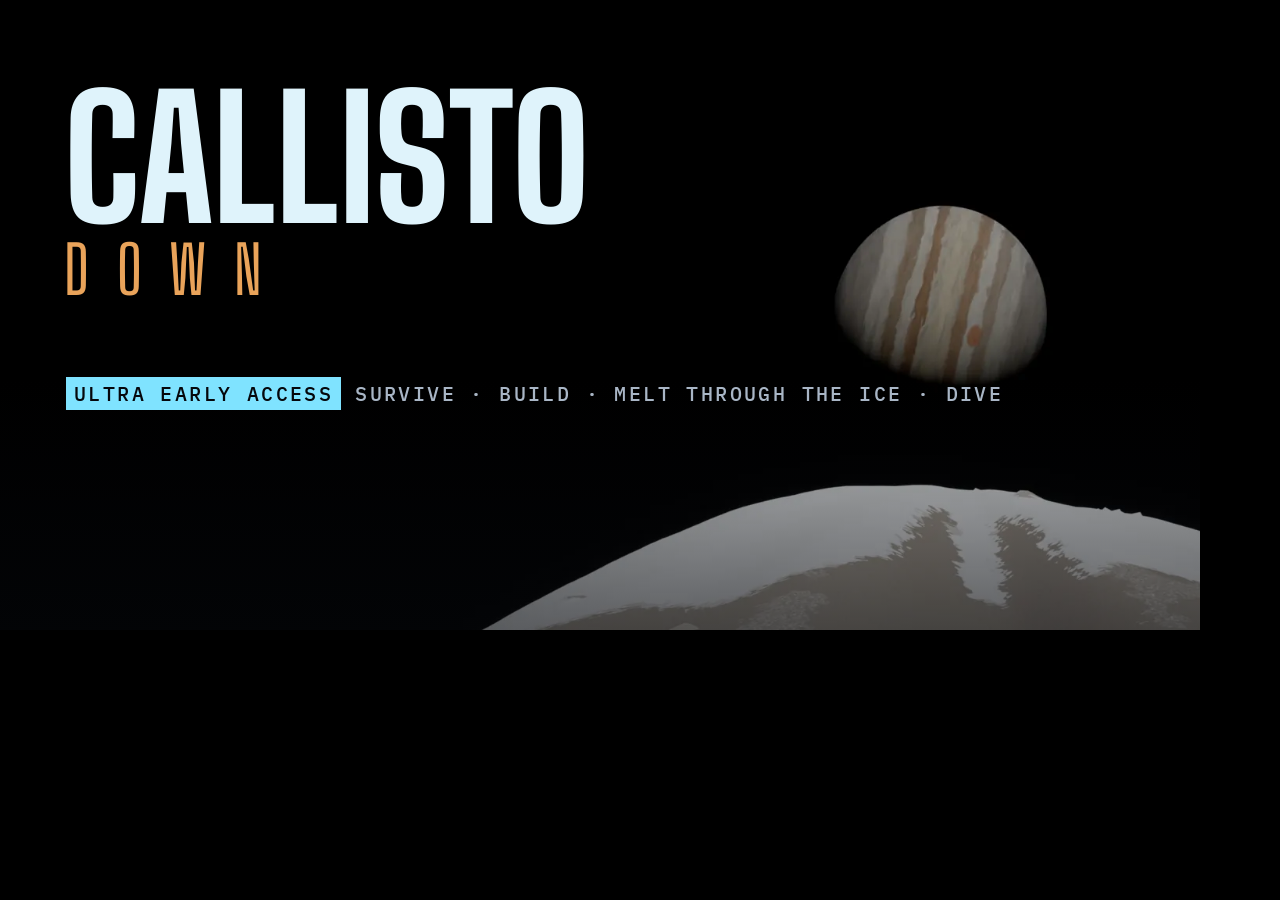
<file: tools/og.html>
<!doctype html>
<!-- Share card template: rendered to img/og-share.jpg at 1200 x 630 (see README, "Images"). -->
<html><head><meta charset="utf-8">
<link rel="stylesheet" href="https://fonts.googleapis.com/css2?family=Big+Shoulders+Display:wght@500;800&family=IBM+Plex+Mono:wght@500&display=block">
<style>
  html, body { margin: 0; width: 1200px; height: 630px; background: #000; overflow: hidden; }
  .card { position: relative; width: 1200px; height: 630px; background: #000 url(../img/jupiter-rise-1920.webp) 200px 30px / 1500px auto no-repeat; }
  .card::before { content: ""; position: absolute; inset: 0; background: linear-gradient(180deg, rgba(5,7,11,0) 60%, rgba(5,7,11,.55) 100%); }
  .t { position: absolute; left: 64px; top: 92px; font-family: "Big Shoulders Display"; text-transform: uppercase; line-height: .8; }
  .a { display: block; font-weight: 800; font-size: 168px; color: #dff3fb; }
  .b { display: block; font-weight: 500; font-size: 66px; letter-spacing: .42em; color: #e9a35a; margin-top: 18px; }
  .s { position: absolute; left: 66px; top: 380px; margin: 0; font: 500 20px/1.4 "IBM Plex Mono"; letter-spacing: .12em; text-transform: uppercase; color: #a9b6c6; }
  .s b { color: #05070b; background: #7fe3ff; padding: 3px 8px; font-weight: 500; margin-right: 14px; }
</style></head>
<body><div class="card"><div class="t"><span class="a">Callisto</span><span class="b">Down</span></div>
<p class="s"><b>Ultra early access</b>Survive · Build · Melt through the ice · Dive</p></div></body></html>
</file>
<file: style.css>
/* Callisto Down: deep space black, ice whites, Jupiter amber, ocean cyan. Single dark theme on purpose. */
:root {
  color-scheme: dark;
  --space: #05070b;
  --space-2: #0a0e15;
  --panel: #0e131c;
  --line: #1d2533;
  --ink: #e6edf5;
  --muted: #8d9aae;
  --ice: #dff3fb;
  --cyan: #7fe3ff;
  --amber: #e9a35a;
  --amber-hi: #ffcf8a;
  --rust: #b8562c;
  --f-display: "Big Shoulders Display", "Arial Narrow", "Roboto Condensed", Impact, sans-serif;
  --f-body: "IBM Plex Sans", "Segoe UI", system-ui, sans-serif;
  --f-mono: "IBM Plex Mono", ui-monospace, Menlo, Consolas, monospace;
  --gutter: max(16px, env(safe-area-inset-left, 0px));
  --wrap: 1180px;
}
*, *::before, *::after { box-sizing: border-box; }
html { scroll-behavior: smooth; -webkit-text-size-adjust: 100%; }
body {
  margin: 0;
  background: var(--space);
  color: var(--ink);
  font: 400 17px/1.65 var(--f-body);
  overflow-x: hidden;
}
img { display: block; max-width: 100%; height: auto; }
a { color: var(--cyan); text-underline-offset: 3px; }
a:hover { color: var(--ice); }
:focus-visible { outline: 2px solid var(--cyan); outline-offset: 3px; border-radius: 2px; }
h1, h2, h3 { margin: 0; font-weight: 700; }
p { margin: 0; }
.wrap { width: 100%; max-width: calc(var(--wrap) + 2 * var(--gutter)); margin: 0 auto; padding-inline: var(--gutter); }
.skip { position: absolute; left: 8px; top: -60px; background: var(--ice); color: var(--space); padding: 8px 14px; z-index: 100; font-weight: 600; }
.skip:focus { top: 8px; }

.kicker {
  font: 500 12.5px/1 var(--f-mono);
  letter-spacing: .18em;
  text-transform: uppercase;
  color: var(--amber);
  margin-bottom: 18px;
  display: flex; align-items: center; gap: 12px;
}
.kicker::before { content: ""; width: 28px; height: 1px; background: currentColor; }

h2 {
  font: 800 clamp(44px, 7vw, 92px)/.9 var(--f-display);
  text-transform: uppercase;
  letter-spacing: .005em;
  text-wrap: balance;
}

/* Buttons */
.btn {
  display: inline-flex; align-items: center; justify-content: center; gap: 10px;
  min-height: 48px; padding: 0 26px;
  font: 600 15px/1 var(--f-body); letter-spacing: .06em; text-transform: uppercase; text-decoration: none;
  color: #1a0d03; background: linear-gradient(180deg, var(--amber-hi), var(--amber));
  border: 1px solid var(--amber-hi); border-radius: 2px;
  box-shadow: 0 0 0 0 rgba(233,163,90,.0), 0 10px 30px -12px rgba(233,163,90,.6);
  transition: transform .15s, box-shadow .2s, background .2s;
}
.btn:hover { color: #1a0d03; transform: translateY(-1px); box-shadow: 0 0 0 4px rgba(233,163,90,.18), 0 14px 34px -12px rgba(233,163,90,.8); }
.btn-ghost { color: var(--ice); background: rgba(5,7,11,.35); border-color: rgba(223,243,251,.45); box-shadow: none; backdrop-filter: blur(4px); }
.btn-ghost:hover { color: var(--space); background: var(--ice); box-shadow: none; }
.btn-small { min-height: 38px; padding: 0 16px; font-size: 13px; }

/* Nav */
.nav {
  position: fixed; inset: 0 0 auto 0; z-index: 50;
  display: flex; align-items: center; gap: 24px;
  padding: 14px var(--gutter);
  transition: background .3s, border-color .3s, padding .3s;
  border-bottom: 1px solid transparent;
}
.nav.solid { background: rgba(5,7,11,.86); backdrop-filter: blur(10px); border-bottom-color: var(--line); padding-block: 10px; }
.nav-mark { display: inline-flex; align-items: center; gap: 10px; color: var(--ice); text-decoration: none; font: 800 21px/1 var(--f-display); letter-spacing: .08em; text-transform: uppercase; }
.nav-mark svg { width: 26px; height: 26px; color: var(--ice); }
.nav nav { margin-left: auto; }
.nav ul { display: flex; gap: 26px; list-style: none; margin: 0; padding: 0; }
.nav nav a { color: var(--ink); text-decoration: none; font: 500 12.5px/1 var(--f-mono); letter-spacing: .14em; text-transform: uppercase; opacity: .8; }
.nav nav a:hover { opacity: 1; color: var(--cyan); }

/* Hero */
.hero {
  position: relative; min-height: 100svh; min-height: 100vh;
  display: grid; align-items: center;
  isolation: isolate; overflow: hidden;
}
@supports (min-height: 100svh) { .hero { min-height: 100svh; } }
.hero-img, .hero-img img { position: absolute; inset: 0; width: 100%; height: 100%; }
.hero-img { z-index: -2; }
.hero-img img { object-fit: cover; object-position: 50% 60%; animation: drift 40s ease-out both; }
@keyframes drift { from { transform: scale(1.08); } to { transform: scale(1); } }
.hero::before {
  content: ""; position: absolute; inset: 0; z-index: -1;
  background:
    linear-gradient(90deg, rgba(5,7,11,.82) 0%, rgba(5,7,11,.35) 45%, rgba(5,7,11,0) 70%),
    linear-gradient(180deg, rgba(5,7,11,.0) 55%, var(--space) 100%);
}
.hero-inner { width: 100%; max-width: calc(var(--wrap) + 2 * var(--gutter)); margin: 0 auto; padding: 120px var(--gutter) 140px; }
.eyebrow { font: 500 13px/1.4 var(--f-mono); letter-spacing: .14em; text-transform: uppercase; color: var(--muted); display: flex; flex-wrap: wrap; align-items: center; gap: 10px 16px; }
.tag-dev { color: var(--space); background: var(--cyan); padding: 5px 9px 4px; letter-spacing: .12em; font-weight: 500; border-radius: 1px; }
.wordmark { margin: 18px 0 26px; font-family: var(--f-display); text-transform: uppercase; line-height: .8; }
.wm-a { display: block; font-weight: 800; font-size: clamp(76px, 24vw, 220px); letter-spacing: -.005em; color: var(--ice); text-shadow: 0 0 60px rgba(127,227,255,.12); }
.wm-b {
  display: flex; align-items: center; gap: .35em;
  font-weight: 500; font-size: clamp(34px, 6.2vw, 88px); letter-spacing: .42em;
  color: var(--amber); margin-top: .18em; padding-left: .08em;
}
.wm-b::after { content: ""; flex: 0 1 180px; height: 2px; background: linear-gradient(90deg, var(--amber), rgba(127,227,255,.0)); }
.hero-lede { max-width: 33ch; font-size: clamp(18px, 1.9vw, 22px); line-height: 1.5; color: #cdd6e1; }
.hero-lede strong { color: var(--ice); font-weight: 600; }
.hero-cta { display: flex; flex-wrap: wrap; gap: 12px; margin-top: 34px; }
.hero-platforms { margin-top: 18px; font: 400 12.5px/1 var(--f-mono); letter-spacing: .16em; text-transform: uppercase; color: var(--muted); }
.hero-depth {
  position: absolute; right: var(--gutter); bottom: 36px;
  display: flex; flex-direction: column; align-items: center; gap: 8px;
  font: 400 11px/1 var(--f-mono); letter-spacing: .1em; color: var(--muted); text-decoration: none;
}
.hero-depth i { width: 1px; height: 90px; background: linear-gradient(var(--ice), var(--cyan) 40%, rgba(127,227,255,0)); position: relative; overflow: hidden; }
.hero-depth i::after { content: ""; position: absolute; left: -2px; width: 5px; height: 5px; border-radius: 50%; background: var(--cyan); box-shadow: 0 0 10px var(--cyan); animation: sink 2.6s ease-in infinite; }
@keyframes sink { from { top: -6px; opacity: 1; } to { top: 100%; opacity: 0; } }

/* Pitch */
.pitch { padding: clamp(80px, 12vw, 160px) 0 clamp(60px, 8vw, 110px); position: relative; }
.pitch-h { max-width: 15ch; font-size: clamp(42px, 6.4vw, 84px); }
.pitch-h em { font-style: normal; color: var(--amber); }
.pitch-body { display: grid; grid-template-columns: repeat(2, minmax(0, 1fr)); gap: 28px 56px; margin-top: 44px; color: #c3ccd8; font-size: 18px; }
.facts { margin: 64px 0 0; display: grid; grid-template-columns: repeat(5, minmax(0, 1fr)); border-top: 1px solid var(--line); border-bottom: 1px solid var(--line); }
.facts div { padding: 24px 20px 22px 0; }
.facts div + div { padding-left: 20px; border-left: 1px solid var(--line); }
.facts dt { font: 400 11.5px/1.35 var(--f-mono); letter-spacing: .12em; text-transform: uppercase; color: var(--muted); }
.facts dd { margin: 10px 0 0; font: 700 clamp(28px, 3.2vw, 42px)/1 var(--f-display); color: var(--ice); font-variant-numeric: tabular-nums; }

/* Features */
.features { padding-bottom: clamp(60px, 9vw, 120px); }
.feature {
  display: grid; grid-template-columns: minmax(0, 7fr) minmax(0, 5fr); align-items: center; gap: clamp(28px, 5vw, 72px);
  max-width: calc(1320px + 2 * var(--gutter)); margin: 0 auto clamp(64px, 9vw, 130px); padding-inline: var(--gutter);
}
.feature-flip { grid-template-columns: minmax(0, 5fr) minmax(0, 7fr); }
.feature-flip .feature-img { order: 2; }
.feature-img { margin: 0; position: relative; }
.feature-img img { width: 100%; aspect-ratio: 16 / 9; object-fit: cover; border-radius: 2px; box-shadow: 0 40px 80px -40px rgba(0,0,0,.9); }
.feature-img::after { content: ""; position: absolute; inset: 0; border: 1px solid rgba(223,243,251,.08); pointer-events: none; }
.feature-text { max-width: 46ch; }
.feature-text h3 { font: 800 clamp(34px, 4vw, 54px)/.95 var(--f-display); text-transform: uppercase; margin-bottom: 22px; color: var(--ice); }
.feature-text p + p { margin-top: 14px; }
.feature-text p:not(.kicker) { color: #c3ccd8; }

.pillars { list-style: none; margin: 0; padding: 0; display: grid; grid-template-columns: repeat(3, minmax(0, 1fr)); gap: 1px; background: var(--line); border: 1px solid var(--line); }
.pillars li { background: var(--space-2); padding: 34px 30px 36px; }
.pillars svg { width: 38px; height: 38px; fill: none; stroke: var(--cyan); stroke-width: 1.4; margin-bottom: 20px; }
.pillars h3 { font: 700 26px/1 var(--f-display); text-transform: uppercase; letter-spacing: .02em; margin-bottom: 12px; color: var(--ice); }
.pillars p { color: var(--muted); font-size: 15.5px; }

/* Ocean Stack */
.ocean {
  position: relative; padding: clamp(80px, 11vw, 150px) 0 clamp(60px, 8vw, 100px);
  background: linear-gradient(180deg, var(--space) 0%, #0a2230 9%, #071a28 30%, #06111d 55%, #04070f 80%, #020306 100%);
}
.ocean::before { /* ice ceiling */
  content: ""; position: absolute; left: 0; right: 0; top: 0; height: 56px;
  background: linear-gradient(180deg, rgba(223,243,251,.0), rgba(143,233,255,.06) 70%, rgba(143,233,255,0));
  border-bottom: 1px dashed rgba(143,233,255,.18);
}
.ocean-head { margin-bottom: clamp(48px, 6vw, 80px); }
.ocean-head .kicker { color: var(--cyan); }
.ocean-lede { max-width: 58ch; margin-top: 24px; color: #b9c8d6; font-size: 18px; }
.stack { list-style: none; margin: 0 auto; padding: 0 var(--gutter); max-width: calc(var(--wrap) + 2 * var(--gutter)); position: relative; }
.stack::before { /* the depth line */
  content: ""; position: absolute; top: 0; bottom: 0; left: calc(var(--gutter) + 52px); width: 2px;
  background: linear-gradient(180deg, #8fe9ff, #c9eef5 10%, #7fb8ff 22%, #ff9b45 36%, #b7ccff 47%, #4fe3a6 58%, #a5f2e2 70%, #6f7dff 80%, #9a8cff 90%, #f0dca0);
  opacity: .55;
}
.band { display: grid; grid-template-columns: 106px minmax(0, 5fr) minmax(0, 4fr); gap: 0 clamp(20px, 3.4vw, 44px); align-items: center; padding: 18px 0; position: relative; }
.band-depth { display: grid; justify-items: center; gap: 4px; text-align: center; font: 400 11.5px/1.25 var(--f-mono); color: var(--muted); font-variant-numeric: tabular-nums; position: relative; z-index: 1; }
.band-depth span { background: #050a12; padding: 1px 5px; border-radius: 2px; }
.band-depth b {
  display: grid; place-items: center; width: 52px; height: 52px; margin-bottom: 6px;
  font: 800 20px/1 var(--f-display); color: var(--c); background: var(--space); border: 2px solid var(--c); border-radius: 50%;
  box-shadow: 0 0 24px -6px var(--c);
}
.band-img { margin: 0; position: relative; overflow: hidden; border-radius: 2px; }
.band-img img { width: 100%; aspect-ratio: 21 / 9; object-fit: cover; transition: transform .6s ease; }
.band:hover .band-img img { transform: scale(1.04); }
.band-img::after { content: ""; position: absolute; inset: 0; box-shadow: inset 0 0 0 1px color-mix(in srgb, var(--c) 30%, transparent); pointer-events: none; }
.band-text h3 { font: 700 clamp(26px, 2.8vw, 36px)/1 var(--f-display); text-transform: uppercase; letter-spacing: .02em; color: var(--c); margin-bottom: 10px; }
.band-text p { color: #b6c3d1; font-size: 16px; max-width: 42ch; }
.gate { display: grid; grid-template-columns: 106px 1fr; align-items: center; padding: 10px 0; }
.gate span {
  grid-column: 2; display: flex; align-items: center; gap: 14px;
  font: 500 12px/1 var(--f-mono); letter-spacing: .16em; text-transform: uppercase; color: var(--c);
}
.gate span::before, .gate span::after { content: ""; flex: 1; height: 0; border-top: 1px dashed color-mix(in srgb, var(--c) 70%, transparent); }
.gate span::before { flex: 0 0 24px; }
.ocean-note { margin-top: 40px; color: var(--muted); font-size: 14px; }

/* Gallery */
.gallery { padding: clamp(80px, 11vw, 150px) 0 clamp(60px, 8vw, 110px); }
.gallery-note { color: var(--muted); margin-top: 18px; max-width: 60ch; }
.grid { list-style: none; margin: 44px 0 0; padding: 0; display: grid; grid-template-columns: repeat(4, minmax(0, 1fr)); gap: 10px; }
.grid li.g-wide { grid-column: span 2; grid-row: span 2; }
.grid a { display: block; position: relative; overflow: hidden; border-radius: 2px; background: var(--panel); height: 100%; }
.grid img { width: 100%; height: 100%; aspect-ratio: 16 / 9; object-fit: cover; transition: transform .5s ease, filter .3s; filter: saturate(.92); }
.grid a:hover img, .grid a:focus-visible img { transform: scale(1.05); filter: saturate(1.08); }
.grid a::after { content: ""; position: absolute; inset: 0; box-shadow: inset 0 0 0 1px rgba(223,243,251,.08); transition: box-shadow .3s; }
.grid a:hover::after { box-shadow: inset 0 0 0 1px rgba(127,227,255,.6); }

/* Lightbox */
.lightbox { width: 100vw; height: 100vh; max-width: none; max-height: none; margin: 0; padding: 0; border: 0; background: rgba(2,3,6,.96); color: var(--ink); }
.lightbox::backdrop { background: rgba(2,3,6,.9); }
.lightbox[open] { display: grid; place-items: center; }
.lightbox figure { margin: 0; padding: 56px 72px; display: grid; gap: 14px; justify-items: center; max-width: 100%; max-height: 100%; }
.lightbox img { max-width: min(1920px, calc(100vw - 144px)); max-height: calc(100vh - 150px); width: auto; height: auto; object-fit: contain; }
.lightbox figcaption { font: 400 13px/1.4 var(--f-mono); letter-spacing: .06em; color: var(--muted); text-align: center; }
.lb-btn { position: absolute; display: grid; place-items: center; width: 48px; height: 48px; font: 300 34px/1 var(--f-body); color: var(--ice); background: rgba(14,19,28,.8); border: 1px solid var(--line); border-radius: 50%; cursor: pointer; }
.lb-btn:hover { border-color: var(--cyan); color: var(--cyan); }
.lb-close { top: 14px; right: 14px; }
.lb-prev { left: 14px; top: 50%; translate: 0 -50%; }
.lb-next { right: 14px; top: 50%; translate: 0 -50%; }

/* Status */
.status { padding: clamp(80px, 10vw, 140px) 0; border-top: 1px solid var(--line); background: radial-gradient(80% 60% at 85% 0%, rgba(233,163,90,.07), transparent 70%); }
.status-lede { margin-top: 24px; max-width: 60ch; color: #c3ccd8; font-size: 18px; }
.status-cols { display: grid; grid-template-columns: repeat(2, minmax(0, 1fr)); gap: 20px; margin-top: 48px; }
.status-card { background: var(--panel); border: 1px solid var(--line); padding: 30px 32px; border-radius: 2px; }
.status-card h3 { display: flex; align-items: center; gap: 12px; font: 700 26px/1 var(--f-display); text-transform: uppercase; letter-spacing: .03em; margin-bottom: 18px; }
.status-card ul { margin: 0; padding: 0; list-style: none; display: grid; gap: 10px; }
.status-card li { padding-left: 22px; position: relative; color: #c3ccd8; font-size: 16px; }
.status-card li::before { content: ""; position: absolute; left: 0; top: .72em; width: 10px; height: 1px; background: var(--muted); }
.dot { width: 10px; height: 10px; border-radius: 50%; border: 2px solid var(--amber); }
.dot-on { border: 0; background: var(--cyan); box-shadow: 0 0 12px var(--cyan); }

/* Download */
.download { padding: clamp(80px, 10vw, 140px) 0; background: linear-gradient(180deg, var(--space), #0b0a0c 40%, #120c07); border-top: 1px solid var(--line); position: relative; overflow: hidden; }
.download::before { /* a Jupiter limb */
  content: ""; position: absolute; width: 900px; height: 900px; right: -380px; top: -320px; border-radius: 50%;
  background: repeating-linear-gradient(172deg, rgba(233,163,90,.09) 0 38px, rgba(184,86,44,.06) 38px 70px, rgba(255,207,138,.05) 70px 96px);
  filter: blur(3px);
  -webkit-mask: radial-gradient(circle at 35% 60%, #000 30%, transparent 70%); mask: radial-gradient(circle at 35% 60%, #000 30%, transparent 70%);
  pointer-events: none;
}
.download-inner { position: relative; display: grid; gap: 40px; }
.download-inner > div > p:not(.kicker) { margin-top: 22px; max-width: 58ch; color: #c3ccd8; font-size: 18px; }
.dl-grid { display: grid; grid-template-columns: minmax(0, 7fr) minmax(0, 5fr); gap: 20px; align-items: start; }
.dl-pick { display: grid; gap: 16px; justify-items: start; }
.dl-channel { display: inline-flex; padding: 3px; border: 1px solid var(--line); background: var(--panel); border-radius: 2px; }
.dl-channel label { position: relative; cursor: pointer; }
.dl-channel input { position: absolute; opacity: 0; inset: 0; cursor: pointer; }
.dl-channel span { display: block; padding: 9px 18px; font: 500 12.5px/1 var(--f-mono); letter-spacing: .12em; text-transform: uppercase; color: var(--muted); border-radius: 1px; }
.dl-channel input:checked + span { color: var(--space); background: var(--ice); }
.dl-channel input[value="unstable"]:checked + span { background: #ff8f5a; }
.dl-channel input:focus-visible + span { outline: 2px solid var(--cyan); outline-offset: 2px; }
.dl-channel-note { font-size: 14.5px; color: var(--muted); min-height: 1.5em; }
.dl-primary {
  display: flex; align-items: center; gap: 18px; width: 100%; max-width: 560px; min-height: 92px; padding: 20px 26px;
  color: #1a0d03; text-decoration: none; border-radius: 2px;
  background: linear-gradient(180deg, var(--amber-hi), var(--amber)); border: 1px solid var(--amber-hi);
  box-shadow: 0 14px 40px -16px rgba(233,163,90,.8); transition: transform .15s, box-shadow .2s;
}
.dl-primary:hover { color: #1a0d03; transform: translateY(-2px); box-shadow: 0 0 0 4px rgba(233,163,90,.18), 0 18px 44px -16px rgba(233,163,90,.9); }
.dl-primary.is-unstable { background: linear-gradient(180deg, #ffb48c, #ff8f5a); border-color: #ffb48c; }
.dl-primary.is-off { color: var(--muted); background: var(--panel); border-color: var(--line); box-shadow: none; transform: none; cursor: default; }
.dl-primary-icon svg { width: 34px; height: 34px; fill: currentColor; display: block; }
.dl-primary b { display: block; font: 800 30px/1 var(--f-display); text-transform: uppercase; letter-spacing: .03em; }
.dl-primary small { display: block; margin-top: 7px; font: 500 12.5px/1.3 var(--f-mono); letter-spacing: .08em; opacity: .85; }
.dl-detected { font-size: 14.5px; color: var(--muted); min-height: 1.5em; }
.dl-platforms { width: 100%; max-width: 560px; margin: 4px 0 0; padding: 0; border: 0; display: grid; gap: 6px; }
.dl-platforms legend { padding: 0; margin-bottom: 10px; font: 500 12px/1 var(--f-mono); letter-spacing: .16em; text-transform: uppercase; color: var(--amber); }
.dl-plat { position: relative; display: grid; grid-template-columns: 28px minmax(0, 1fr) auto; align-items: center; gap: 14px; padding: 12px 16px; background: var(--panel); border: 1px solid var(--line); border-radius: 2px; cursor: pointer; transition: border-color .2s, background .2s; }
.dl-plat input { position: absolute; opacity: 0; inset: 0; margin: 0; cursor: pointer; }
.dl-plat:hover { border-color: rgba(223,243,251,.35); }
.dl-plat:has(input:checked) { border-color: var(--amber-hi); background: linear-gradient(90deg, rgba(233,163,90,.14), rgba(233,163,90,.03)); }
.dl-plat:has(input:focus-visible) { outline: 2px solid var(--cyan); outline-offset: 2px; }
.dl-plat-icon svg { width: 24px; height: 24px; fill: var(--ice); display: block; }
.dl-plat-name b { font: 700 20px/1 var(--f-display); text-transform: uppercase; letter-spacing: .04em; color: var(--ice); margin-right: 10px; }
.dl-plat-name small { font: 400 12.5px/1 var(--f-mono); letter-spacing: .06em; color: var(--muted); }
.dl-plat-tag { font: 500 11px/1 var(--f-mono); font-style: normal; letter-spacing: .12em; text-transform: uppercase; color: var(--cyan); }
.dl-plat.is-later { cursor: not-allowed; opacity: .5; }
.dl-plat.is-later input { cursor: not-allowed; }
.dl-plat.is-later:hover { border-color: var(--line); }
.dl-plat.is-later .dl-plat-tag { color: var(--muted); }
.dl-req { background: rgba(14,19,28,.85); border: 1px solid var(--line); border-radius: 2px; padding: 26px 26px 22px; display: grid; gap: 16px; }
.dl-req h3 { font: 700 24px/1 var(--f-display); text-transform: uppercase; letter-spacing: .03em; color: var(--ice); }
.dl-req dl { margin: 0; display: grid; gap: 12px; }
.dl-req dt { font: 500 11.5px/1.3 var(--f-mono); letter-spacing: .12em; text-transform: uppercase; color: var(--amber); }
.dl-req dd { margin: 3px 0 0; color: #c3ccd8; font-size: 15px; line-height: 1.5; }
.dl-check { display: flex; gap: 10px; font-size: 14px; color: var(--muted); padding-top: 14px; border-top: 1px solid var(--line); }
.dl-check::before { content: "✓"; color: var(--cyan); font-weight: 600; }
.dl-req .specs { border: 0; background: none; }
.dl-req .specs summary { padding: 4px 0; font-size: 12px; }
.dl-req .specs table { font-size: 13.5px; margin-top: 8px; }
.dl-req .specs th, .dl-req .specs td { padding: 8px 8px 8px 0; }
.dl-soon { display: inline-flex; align-items: center; gap: 12px; justify-self: start; padding: 12px 18px; border: 1px solid rgba(233,163,90,.5); background: rgba(233,163,90,.08); font: 500 13px/1.4 var(--f-mono); letter-spacing: .1em; text-transform: uppercase; color: var(--amber-hi); }
.dl-soon[hidden] { display: none; }
.dl-note { text-transform: none; letter-spacing: .02em; }
.specs { max-width: 900px; border: 1px solid var(--line); background: rgba(14,19,28,.7); border-radius: 2px; }
.specs summary { cursor: pointer; padding: 16px 20px; font: 500 13px/1.3 var(--f-mono); letter-spacing: .1em; text-transform: uppercase; color: var(--muted); }
.specs summary:hover { color: var(--ice); }
.specs table { width: 100%; border-collapse: collapse; font-size: 15px; }
.specs th, .specs td { text-align: left; padding: 12px 20px; border-top: 1px solid var(--line); vertical-align: top; }
.specs thead th { font: 500 11.5px/1.3 var(--f-mono); letter-spacing: .1em; text-transform: uppercase; color: var(--muted); }
.specs tbody th { font: 500 12px/1.6 var(--f-mono); letter-spacing: .1em; text-transform: uppercase; color: var(--amber); width: 90px; }
.specs td { color: #c3ccd8; }

/* Footer */
.foot { border-top: 1px solid var(--line); padding: 48px 0 56px; background: #030407; }
.foot-inner { display: grid; gap: 12px; color: var(--muted); font-size: 14.5px; }
.foot-inner .nav-mark { margin-bottom: 8px; }
.foot-copy { font: 400 12px/1 var(--f-mono); letter-spacing: .08em; margin-top: 8px; }

/* Reveal on scroll (only when JS has marked the page) */
.js .reveal { opacity: 0; transform: translateY(24px); transition: opacity .8s ease, transform .8s ease; }
.js .reveal.in { opacity: 1; transform: none; }

/* Responsive */
@media (max-width: 960px) {
  .nav nav { display: none; }
  .nav .btn-small { margin-left: auto; }
  .feature, .feature-flip { grid-template-columns: minmax(0, 1fr); }
  .feature-flip .feature-img { order: 0; }
  .pillars { grid-template-columns: minmax(0, 1fr); }
  .pitch-body { grid-template-columns: minmax(0, 1fr); gap: 18px; }
  .facts { grid-template-columns: repeat(2, minmax(0, 1fr)); }
  .facts div, .facts div + div { padding: 18px 16px 18px 0; border-left: 0; border-bottom: 1px solid var(--line); }
  .facts div:nth-child(even) { padding-left: 16px; border-left: 1px solid var(--line); }
  .facts div:last-child { border-bottom: 0; }
  .band { grid-template-columns: 88px minmax(0, 1fr); gap: 14px 16px; align-items: start; }
  .band-depth { grid-row: span 2; }
  .band-depth span { background: #050a12; padding: 1px 5px; border-radius: 2px; }
.band-depth b { width: 44px; height: 44px; font-size: 17px; }
  .band-img img { aspect-ratio: 16 / 9; }
  .stack::before { left: calc(var(--gutter) + 43px); }
  .gate { grid-template-columns: 88px 1fr; }
  .band-depth span { white-space: nowrap; }
  .grid { grid-template-columns: repeat(2, minmax(0, 1fr)); }
  .status-cols { grid-template-columns: minmax(0, 1fr); }
  .dl-grid { grid-template-columns: minmax(0, 1fr); }
  .hero::before { background: linear-gradient(180deg, rgba(5,7,11,.55) 0%, rgba(5,7,11,.2) 40%, rgba(5,7,11,.5) 70%, var(--space) 100%); }
  .hero-img img { object-position: 42% 60%; }
  .hero-depth { display: none; }
}
@media (max-width: 560px) {
  body { font-size: 16px; }
  .nav-mark span { font-size: 18px; }
  .hero { align-items: end; }
  .hero-inner { padding-bottom: 64px; }
  .wm-b { letter-spacing: .36em; }
  .wm-b::after { display: none; }
  .band-depth span { font-size: 10px; padding-inline: 3px; }
  .grid { gap: 6px; }
  .lightbox figure { padding: 64px 8px 80px; }
  .lightbox img { max-width: calc(100vw - 16px); }
  .lb-prev, .lb-next { top: auto; bottom: 14px; translate: none; }
  .specs th, .specs td { padding: 10px 12px; }
  .specs thead { display: none; }
  .specs tbody tr { display: grid; grid-template-columns: 1fr; }
  .specs tbody th { width: auto; padding-bottom: 0; }
  .specs tbody td { border-top: 0; padding-top: 4px; }
  .specs tbody td:nth-of-type(1)::before { content: "Min: "; color: var(--muted); }
  .specs tbody td:nth-of-type(2)::before { content: "Rec: "; color: var(--muted); }
  .specs tbody td[colspan]::before { content: none; }
}
@media (prefers-reduced-motion: reduce) {
  html { scroll-behavior: auto; }
  *, *::before, *::after { animation: none !important; transition: none !important; }
  .js .reveal { opacity: 1; transform: none; }
}
</file>
